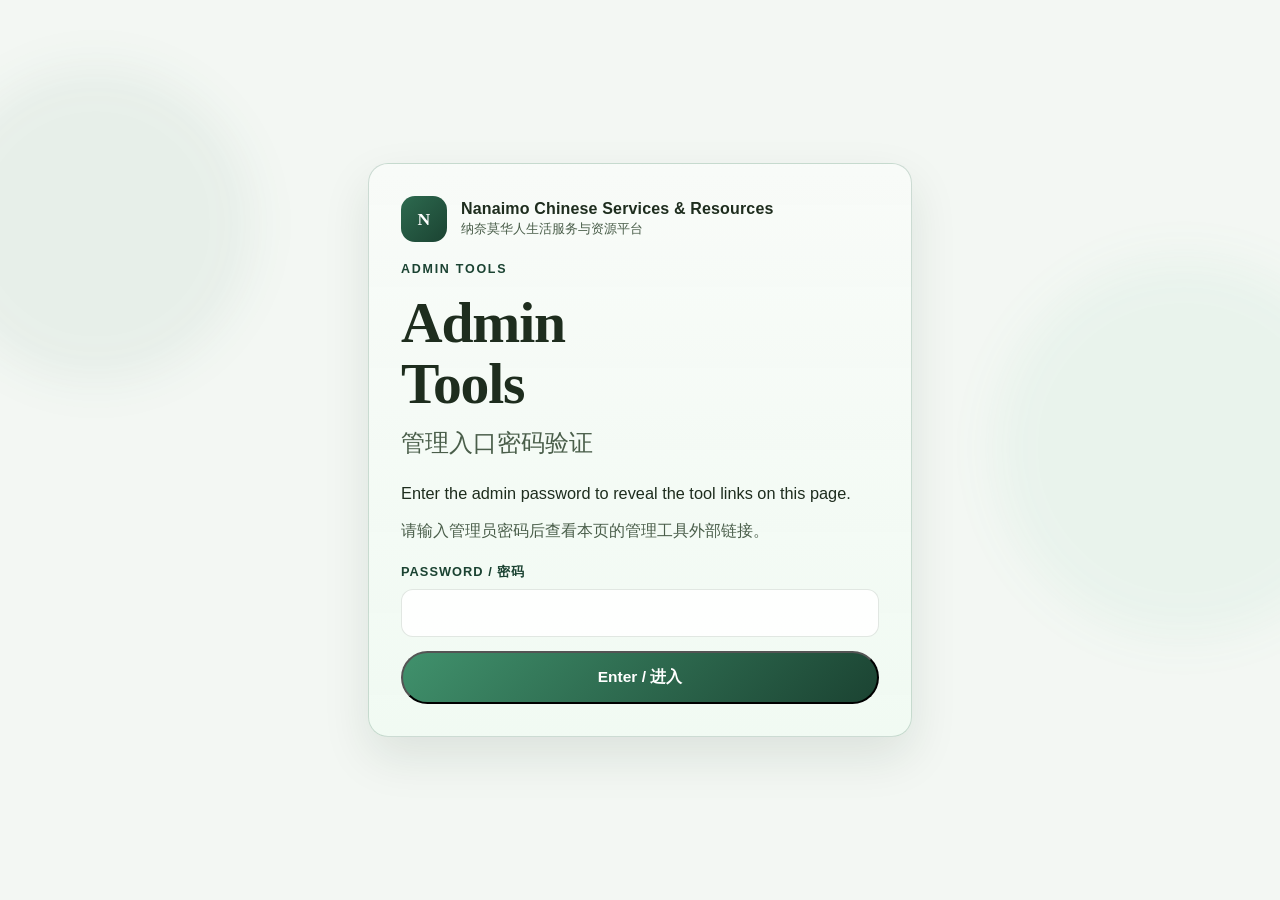
<file: admin-tools/index.html>
<!DOCTYPE html>
<html lang="en">
  <head>
    <meta charset="UTF-8" />
    <meta name="viewport" content="width=device-width, initial-scale=1.0" />
    <meta
      name="description"
      content="Admin tools links for Nanaimo Chinese Services & Resources."
    />
    <title>Admin Tools | Nanaimo Chinese Services &amp; Resources</title>
    <link rel="preconnect" href="/" />
    <link rel="stylesheet" href="../styles.css" />
  </head>
  <body class="admin-auth-page">
    <div class="page-backdrop" aria-hidden="true">
      <div class="backdrop-orb backdrop-orb-a"></div>
      <div class="backdrop-orb backdrop-orb-b"></div>
    </div>

    <section class="admin-auth-shell" id="admin-auth-shell">
      <div class="admin-auth-card">
        <a class="brand admin-auth-brand" href="/" aria-label="Nanaimo Chinese Services & Resources home">
          <span class="brand-mark">N</span>
          <span class="brand-copy">
            <strong>Nanaimo Chinese Services &amp; Resources</strong>
            <small>纳奈莫华人生活服务与资源平台</small>
          </span>
        </a>

        <div class="section-heading providers-heading admin-auth-heading">
          <p class="eyebrow">Admin Tools</p>
          <h1 class="providers-title">Admin Tools</h1>
          <p class="headline-secondary" lang="zh-Hans">管理入口密码验证</p>
        </div>

        <div class="providers-intro">
          <p class="primary-copy">
            Enter the admin password to reveal the tool links on this page.
          </p>
          <p class="secondary-copy" lang="zh-Hans">
            请输入管理员密码后查看本页的管理工具外部链接。
          </p>
        </div>

        <form
          class="admin-auth-form"
          id="admin-auth-form"
          novalidate
        >
          <label class="providers-field" for="admin-password">
            <span class="providers-field-label">Password / 密码</span>
            <input
              class="providers-input admin-auth-input"
              id="admin-password"
              name="password"
              type="password"
              inputmode="numeric"
              autocomplete="off"
              pattern="246810"
              maxlength="6"
              placeholder=" "
              required
            />
          </label>
          <button
            class="button button-primary admin-auth-button"
            id="admin-auth-button"
            type="submit"
          >
            Enter / 进入
          </button>
          <p class="admin-auth-error" id="admin-auth-error" role="alert" aria-live="polite">
            Incorrect password. Please try again. / 密码错误，请重试。
          </p>
        </form>
      </div>
    </section>

    <div id="admin-tools-content">
      <header class="site-header">
        <div class="container header-row">
          <a class="brand" href="/" aria-label="Nanaimo Chinese Services & Resources home">
            <span class="brand-mark">N</span>
            <span class="brand-copy">
              <strong>Nanaimo Chinese Services &amp; Resources</strong>
              <small>纳奈莫华人生活服务与资源平台</small>
            </span>
          </a>

          <nav class="site-nav" aria-label="Primary">
            <a href="/">Home / 首页</a>
            <a href="/service-providers/">Service Providers / 服务提供者</a>
            <a href="/service-requests/">Service Requests / 服务需求</a>
            <a href="/promotion-qr/">Promotion QR / 宣传二维码</a>
            <a class="is-active" href="/admin-tools/">Admin Tools / 管理入口</a>
          </nav>
        </div>
      </header>

      <main class="providers-page admin-tools-page">
        <section class="section is-visible">
          <div class="container">
            <div class="providers-hero contact-card">
              <div class="section-heading providers-heading">
                <p class="eyebrow">Admin Tools</p>
                <h1 class="providers-title">Admin Tools</h1>
                <p class="headline-secondary" lang="zh-Hans">管理入口</p>
              </div>

              <div class="providers-intro">
                <p class="primary-copy">
                  External-only admin shortcuts for editing database sheets, Google Drive access,
                  and promotion sharing.
                </p>
                <p class="secondary-copy" lang="zh-Hans">
                  这里集中放置管理员常用的外部快捷入口，用于编辑数据库表、打开 Google Drive 与宣传二维码页面。
                </p>
              </div>

              <div class="trust-panel admin-tools-summary">
                <p class="trust-label">Admin Access Note</p>
                <p class="trust-title">
                  Link-only page. Simple front-end password gate only. No backend change.
                </p>
              </div>
            </div>
          </div>
        </section>

        <section class="section is-visible providers-results-section">
          <div class="container">
            <div class="provider-grid admin-tools-grid">
              <article class="provider-card admin-tool-card">
                <div class="card-heading">
                  <h2>Edit Service Providers Database</h2>
                  <p class="secondary-heading" lang="zh-Hans">编辑服务商数据库</p>
                </div>
                <p class="primary-copy">
                  Open the lightweight provider admin editor to manage provider records on webpages.
                </p>
                <p class="secondary-copy" lang="zh-Hans">
                  打开轻量服务商网页管理页，在网页中编辑与管理服务商资料。
                </p>
                <div class="provider-card-actions admin-tool-actions">
                  <a
                    class="button button-primary"
                    href="/provider-admin/"
                    >Open Link / 打开链接</a
                  >
                </div>
              </article>

              <article class="provider-card admin-tool-card">
                <div class="card-heading">
                  <h2>Edit Service Requests Database</h2>
                  <p class="secondary-heading" lang="zh-Hans">编辑服务需求数据库</p>
                </div>
                <p class="primary-copy">
                  Open the Google Sheet used to edit and manage service request database records.
                </p>
                <p class="secondary-copy" lang="zh-Hans">
                  打开服务需求数据库 Google Sheet，用于编辑与管理服务需求记录。
                </p>
                <div class="provider-card-actions admin-tool-actions">
                  <a
                    class="button button-primary"
                    href="https://docs.google.com/spreadsheets/d/1Zu6P4UTVcTYNhE8zOSzHBx7aERT6mUTU4gJunyysaWU/edit?gid=1727764972#gid=1727764972"
                    target="_blank"
                    rel="noreferrer"
                    >Open Link / 打开链接</a
                  >
                </div>
              </article>

              <article class="provider-card admin-tool-card">
                <div class="card-heading">
                  <h2>Google Drive Folder</h2>
                  <p class="secondary-heading" lang="zh-Hans">Google Drive 文件夹</p>
                </div>
                <p class="primary-copy">
                  Open the official Google Drive folder used for database-related files and admin
                  management access.
                </p>
                <p class="secondary-copy" lang="zh-Hans">
                  打开正式 Google Drive 文件夹，用于数据库相关文件与管理员管理入口访问。
                </p>
                <div class="provider-card-actions admin-tool-actions">
                  <a
                    class="button button-primary"
                    href="https://drive.google.com/drive/u/0/folders/1dLtZgtrhc84J9BvAB3p-iekBKGyoY1Gq"
                    target="_blank"
                    rel="noreferrer"
                    >Open Link / 打开链接</a
                  >
                </div>
              </article>

              <article class="provider-card admin-tool-card">
                <div class="card-heading">
                  <h2>Promotion QR Page</h2>
                  <p class="secondary-heading" lang="zh-Hans">宣传二维码页面</p>
                </div>
                <p class="primary-copy">
                  Open the live QR page for sharing the platform with groups, partners, and the
                  public.
                </p>
                <p class="secondary-copy" lang="zh-Hans">
                  打开线上宣传二维码页面，便于向群组、合作方或公众分享平台。
                </p>
                <div class="provider-card-actions admin-tool-actions">
                  <a
                    class="button button-primary"
                    href="https://nanaimochinese-resource.netlify.app/promotion-qr/"
                    target="_blank"
                    rel="noreferrer"
                    >Open Link / 打开链接</a
                  >
                </div>
              </article>
            </div>
          </div>
        </section>
      </main>

      <footer class="site-footer">
        <div class="container footer-row">
          <div>
            <strong>Nanaimo Chinese Services &amp; Resources</strong>
            <p class="secondary-copy" lang="zh-Hans">简洁、清晰、便于维护的双语信息页面。</p>
          </div>
          <div class="footer-contact">
            <p class="footer-note">For community information and coordination support.</p>
            <a class="footer-email" href="mailto:nachinesehub@gmail.com">nachinesehub@gmail.com</a>
          </div>
        </div>
      </footer>
    </div>
  </body>
</html>
</file>
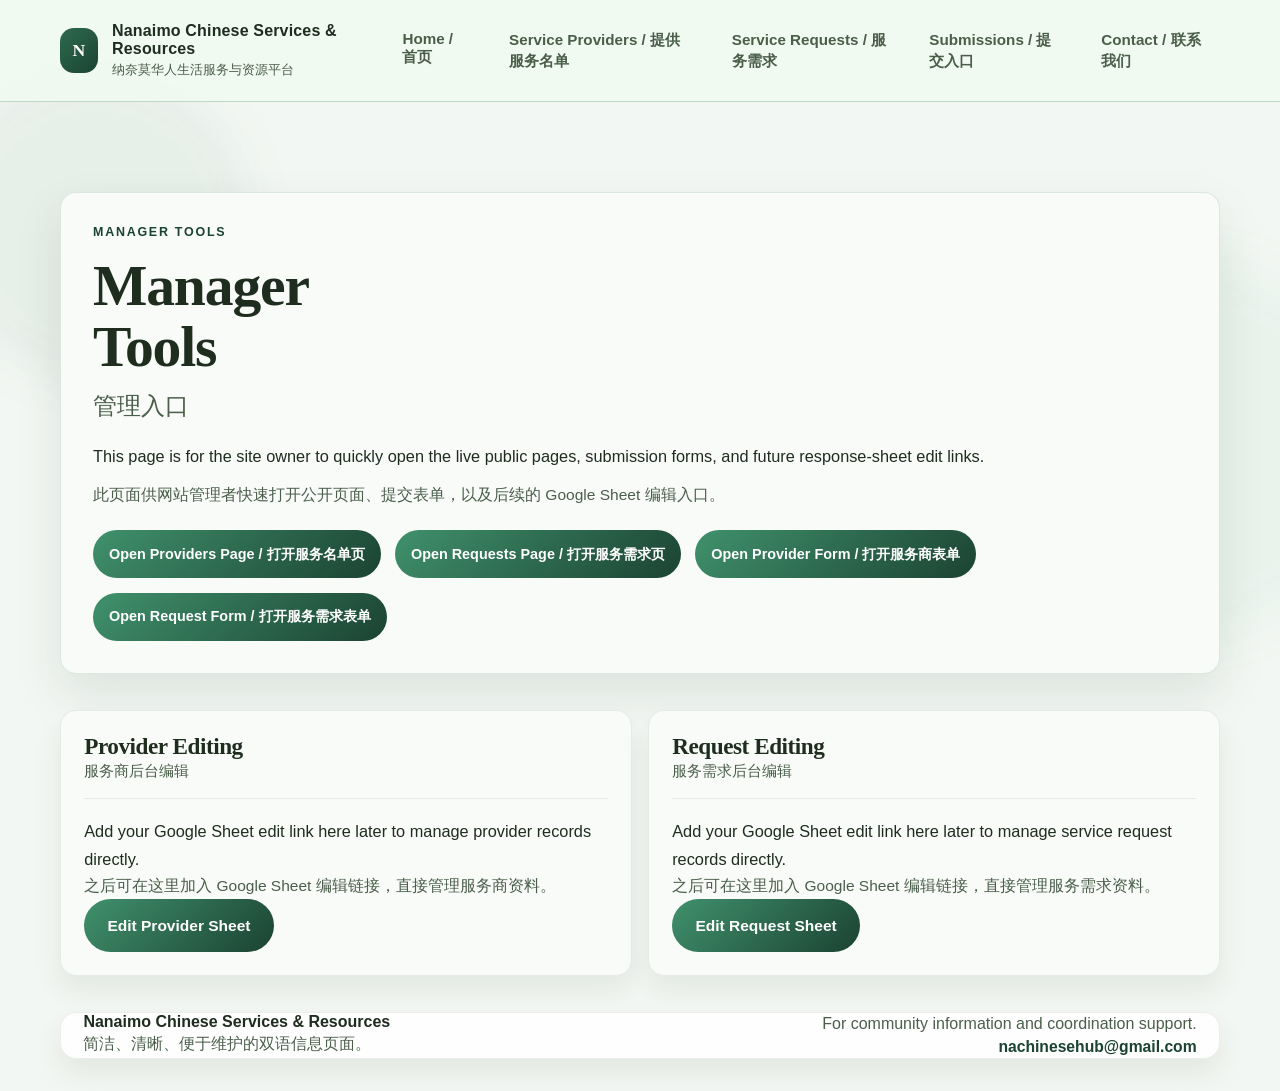
<file: manager-tools/index.html>
<!DOCTYPE html>
<html lang="en">
  <head>
    <meta charset="UTF-8" />
    <meta name="viewport" content="width=device-width, initial-scale=1.0" />
    <meta
      name="description"
      content="Private manager tools for Nanaimo Chinese Services & Resources."
    />
    <title>Manager Tools | Nanaimo Chinese Services & Resources</title>
    <link rel="preconnect" href="/" />
    <link rel="stylesheet" href="../styles.css" />
  </head>
  <body>
    <div class="page-backdrop" aria-hidden="true">
      <div class="backdrop-orb backdrop-orb-a"></div>
      <div class="backdrop-orb backdrop-orb-b"></div>
    </div>

    <header class="site-header">
      <div class="container header-row">
        <a class="brand" href="/" aria-label="Nanaimo Chinese Services & Resources home">
          <span class="brand-mark">N</span>
          <span class="brand-copy">
            <strong>Nanaimo Chinese Services &amp; Resources</strong>
            <small>纳奈莫华人生活服务与资源平台</small>
          </span>
        </a>

        <nav class="site-nav" aria-label="Primary">
          <a href="/">Home / 首页</a>
          <a href="/service-providers/">Service Providers / 提供服务名单</a>
          <a href="/service-requests/">Service Requests / 服务需求</a>
          <a href="/#submissions">Submissions / 提交入口</a>
          <a href="/#contact">Contact / 联系我们</a>
        </nav>
      </div>
    </header>

    <main class="providers-page">
      <section class="section is-visible">
        <div class="container">
          <div class="providers-hero contact-card">
            <div class="section-heading providers-heading">
              <p class="eyebrow">Manager Tools</p>
              <h1 class="providers-title">Manager Tools</h1>
              <p class="headline-secondary" lang="zh-Hans">管理入口</p>
            </div>

            <div class="providers-intro">
              <p class="primary-copy">
                This page is for the site owner to quickly open the live public pages, submission
                forms, and future response-sheet edit links.
              </p>
              <p class="secondary-copy" lang="zh-Hans">
                此页面供网站管理者快速打开公开页面、提交表单，以及后续的 Google Sheet 编辑入口。
              </p>
            </div>

            <div class="directory-actions">
              <a class="button button-secondary" href="/service-providers/">Open Providers Page / 打开服务名单页</a>
              <a class="button button-secondary" href="/service-requests/">Open Requests Page / 打开服务需求页</a>
              <a
                class="button button-primary"
                href="https://docs.google.com/forms/d/e/1FAIpQLSenpCoMAR4kL7M_tH0TVUgy8qaiA0spse7bPrswfjRO3h35vA/viewform?usp=publish-editor"
                target="_blank"
                rel="noreferrer"
                >Open Provider Form / 打开服务商表单</a
              >
              <a
                class="button button-primary"
                href="https://docs.google.com/forms/d/e/1FAIpQLSd9COadAJnwgEYyyNe2CblvAUmUkQJt1LCI4v3Ouk1LwQe2uQ/viewform?usp=publish-editor"
                target="_blank"
                rel="noreferrer"
                >Open Request Form / 打开服务需求表单</a
              >
            </div>
          </div>
        </div>
      </section>

      <section class="section is-visible providers-results-section">
        <div class="container">
          <div class="provider-grid">
            <article class="provider-card">
              <div class="card-heading">
                <h2>Provider Editing</h2>
                <p class="secondary-heading" lang="zh-Hans">服务商后台编辑</p>
              </div>
              <p class="primary-copy">
                Add your Google Sheet edit link here later to manage provider records directly.
              </p>
              <p class="secondary-copy" lang="zh-Hans">
                之后可在这里加入 Google Sheet 编辑链接，直接管理服务商资料。
              </p>
              <a
                class="button button-primary"
                href="https://docs.google.com/spreadsheets/d/1puzAl33N1f1cCm-6gfHuOXug5fclP87TDBaOYt18seA/edit?resourcekey=&gid=658414858#gid=658414858"
                target="_blank"
                rel="noreferrer"
                >Edit Provider Sheet</a
              >
            </article>

            <article class="provider-card">
              <div class="card-heading">
                <h2>Request Editing</h2>
                <p class="secondary-heading" lang="zh-Hans">服务需求后台编辑</p>
              </div>
              <p class="primary-copy">
                Add your Google Sheet edit link here later to manage service request records
                directly.
              </p>
              <p class="secondary-copy" lang="zh-Hans">
                之后可在这里加入 Google Sheet 编辑链接，直接管理服务需求资料。
              </p>
              <a
                class="button button-primary"
                href="https://docs.google.com/spreadsheets/d/1Zu6P4UTVcTYNhE8zOSzHBx7aERT6mUTU4gJunyysaWU/edit?gid=1727764972#gid=1727764972"
                target="_blank"
                rel="noreferrer"
                >Edit Request Sheet</a
              >
            </article>
          </div>
        </div>
      </section>
    </main>

    <footer class="site-footer">
      <div class="container footer-row">
        <div>
          <strong>Nanaimo Chinese Services &amp; Resources</strong>
          <p class="secondary-copy" lang="zh-Hans">简洁、清晰、便于维护的双语信息页面。</p>
        </div>
        <div class="footer-contact">
          <p class="footer-note">For community information and coordination support.</p>
          <a class="footer-email" href="mailto:nachinesehub@gmail.com">nachinesehub@gmail.com</a>
        </div>
      </div>
    </footer>
  </body>
</html>
</file>
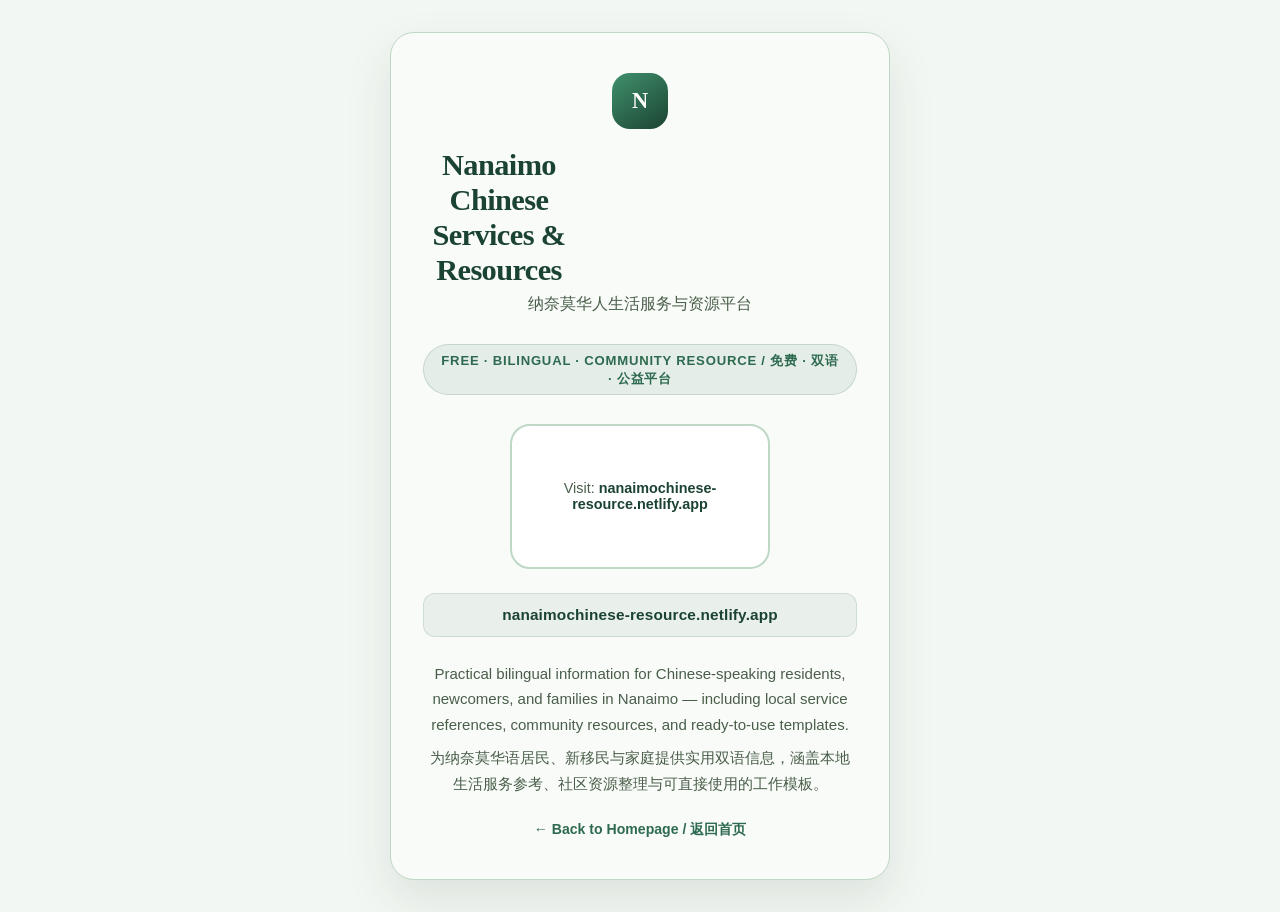
<file: promotion-qr/index.html>
<!DOCTYPE html>
<html lang="en">
  <head>
    <meta charset="UTF-8" />
    <meta name="viewport" content="width=device-width, initial-scale=1.0" />
    <meta
      name="description"
      content="Scan or share the QR code for Nanaimo Chinese Services & Resources — a bilingual community resource platform for Chinese-speaking residents in Nanaimo."
    />
    <title>Promotion QR / 宣传二维码 — Nanaimo Chinese Services &amp; Resources</title>
    <link rel="stylesheet" href="../styles.css" />
  </head>
  <body class="qr-page">
    <div class="qr-page-shell">

      <!-- Logo mark -->
      <div class="qr-page-logo" aria-hidden="true">N</div>

      <!-- Title -->
      <h1 class="qr-page-title">
        Nanaimo Chinese<br />Services &amp; Resources
      </h1>
      <p class="qr-page-subtitle" lang="zh-Hans">纳奈莫华人生活服务与资源平台</p>

      <!-- Community tagline -->
      <span class="qr-page-tagline">Free · Bilingual · Community Resource / 免费 · 双语 · 公益平台</span>

      <!-- QR code block -->
      <div class="qr-page-code-block" id="qr-container">
        <!--
          QR code image — generated from the site URL.
          Uses QRServer API to generate the QR code.
          Falls back to a text URL if image fails to load.
        -->
        <img
          id="qr-img"
          alt="QR Code for Nanaimo Chinese Services & Resources"
          width="220"
          height="220"
        />
        <noscript>
          <p style="font-size:0.88rem;color:#4a5e4a;margin-top:0.8rem;">
            Scan with your phone camera or visit the URL below.
          </p>
        </noscript>
      </div>

      <!-- URL display -->
      <p class="qr-page-url" id="qr-url">nanaimochinese-resource.netlify.app</p>

      <!-- Description -->
      <p class="qr-page-desc">
        Practical bilingual information for Chinese-speaking residents,
        newcomers, and families in Nanaimo — including local service references,
        community resources, and ready-to-use templates.
      </p>
      <p class="qr-page-desc" lang="zh-Hans">
        为纳奈莫华语居民、新移民与家庭提供实用双语信息，涵盖本地生活服务参考、社区资源整理与可直接使用的工作模板。
      </p>

      <!-- Back link -->
      <a class="qr-page-back" href="/">← Back to Homepage / 返回首页</a>
    </div>

    <script>
      (function () {
        // Build the QR code using QRServer API
        var siteUrl = 'https://nanaimochinese-resource.netlify.app';
        var urlDisplay = siteUrl.replace(/^https?:\/\//, '');
        var qrImg = document.getElementById('qr-img');
        var qrUrl = document.getElementById('qr-url');

        if (qrUrl) {
          qrUrl.textContent = urlDisplay;
        }

        if (qrImg) {
          var encoded = encodeURIComponent(siteUrl);
          qrImg.src =
            'https://api.qrserver.com/v1/create-qr-code/?size=440x440&data=' +
            encoded;
          qrImg.onerror = function () {
            // Fallback: show text if image fails
            var container = document.getElementById('qr-container');
            if (container) {
              container.innerHTML =
                '<p style="font-size:0.9rem;color:#4a5e4a;padding:1rem 0;">' +
                'Visit: <strong style="color:#1b4332;">' + urlDisplay + '</strong></p>';
            }
          };
        }

        // Wire up the back link to use actual origin
        var backLink = document.querySelector('.qr-page-back');
        if (backLink) {
          backLink.href = siteUrl + '/';
        }
      })();
    </script>
  </body>
</html>
</file>
<file: styles.css>
:root {
  --bg: #f3f7f3;
  --bg-soft: #f8fbf8;
  --surface: #f8fbf8;
  --surface-accent: rgba(240, 250, 240, 0.94);
  --text: #1e2d1e;
  --muted: #4a5e4a;
  --line: rgba(45, 106, 79, 0.14);
  --line-strong: rgba(45, 106, 79, 0.22);
  --accent: #2d6a4f;
  --accent-deep: #1b4332;
  --accent-soft: rgba(45, 106, 79, 0.12);
  --shadow: 0 20px 48px rgba(20, 50, 30, 0.1);
  --shadow-soft: 0 14px 28px rgba(20, 50, 30, 0.08);
  --radius-xl: 16px;
  --radius-lg: 16px;
  --radius-md: 16px;
  --container: min(1160px, calc(100% - 2rem));
  --font-display: Georgia, "Times New Roman", serif;
  --font-sans: "Segoe UI", "Helvetica Neue", Arial, "PingFang SC",
    "Microsoft YaHei", sans-serif;
}

*,
*::before,
*::after {
  box-sizing: border-box;
}

html {
  font-size: 16px;
  scroll-behavior: smooth;
}

body {
  margin: 0;
  font-family: var(--font-sans);
  color: var(--text);
  background: #f3f7f3;
  min-height: 100vh;
}

a {
  color: inherit;
  text-decoration: none;
}

img {
  max-width: 100%;
}

.page-backdrop {
  inset: 0;
  overflow: hidden;
  pointer-events: none;
  position: fixed;
  z-index: -1;
}

.backdrop-orb {
  border-radius: 999px;
  filter: blur(24px);
  opacity: 0.55;
  position: absolute;
}

.backdrop-orb-a {
  background: rgba(45, 106, 79, 0.1);
  height: 20rem;
  left: -4rem;
  top: 4rem;
  width: 20rem;
}

.backdrop-orb-b {
  background: rgba(82, 183, 136, 0.1);
  height: 24rem;
  right: -6rem;
  top: 16rem;
  width: 24rem;
}

.container {
  margin: 0 auto;
  width: var(--container);
}

.site-header {
  backdrop-filter: blur(14px);
  background: rgba(240, 250, 240, 0.92);
  border-bottom: 1px solid #bfd8c5;
  position: sticky;
  top: 0;
  z-index: 10;
}

.header-row,
.footer-row {
  align-items: center;
  display: flex;
  gap: 1rem;
  justify-content: space-between;
  padding: 1.1rem 0;
}

.brand {
  align-items: center;
  display: inline-flex;
  gap: 0.9rem;
}

.brand-mark {
  align-items: center;
  background: linear-gradient(135deg, #2d6a4f, #1b4332);
  border-radius: 14px;
  color: #fff;
  display: inline-flex;
  font-family: var(--font-display);
  font-size: 1.1rem;
  font-weight: 700;
  height: 2.85rem;
  justify-content: center;
  width: 2.85rem;
}

.brand-copy {
  display: flex;
  flex-direction: column;
  gap: 0.16rem;
}

.brand-copy strong {
  font-size: 1rem;
  letter-spacing: 0.01em;
}

.brand-copy small {
  color: var(--muted);
  font-size: 0.82rem;
}

.site-nav {
  display: inline-flex;
  gap: 0.45rem;
}

.site-nav a {
  border-radius: 999px;
  color: var(--muted);
  font-size: 0.95rem;
  font-weight: 600;
  padding: 0.75rem 1rem;
  transition: background-color 160ms ease, color 160ms ease, transform 160ms ease;
}

.site-nav a:hover,
.site-nav a.is-active {
  background: #cfe8d5;
  color: var(--accent-deep);
  transform: translateY(-1px);
}

.section {
  opacity: 0;
  padding: 5.6rem 0;
  transform: translateY(24px);
  transition: opacity 500ms ease, transform 500ms ease;
}

.section.is-visible {
  opacity: 1;
  transform: translateY(0);
}

.hero {
  padding-top: 6.4rem;
}

.hero-grid {
  align-items: stretch;
  display: grid;
  gap: 1.5rem;
  grid-template-columns: minmax(0, 1.14fr) minmax(320px, 0.86fr);
}

.hero-copy,
.hero-panel,
.service-card,
.template-card,
.contact-card {
  background: var(--bg-soft);
  border: 1px solid var(--line);
  border-radius: var(--radius-xl);
  box-shadow: var(--shadow);
}

.hero-copy {
  padding: 3rem;
  position: relative;
}

.hero-panel {
  background: linear-gradient(180deg, rgba(255, 255, 255, 0.94), rgba(240, 250, 242, 0.92));
  padding: 1.5rem;
}

.eyebrow {
  color: var(--accent-deep);
  font-size: 0.78rem;
  font-weight: 700;
  letter-spacing: 0.14em;
  margin: 0 0 1rem;
  text-transform: uppercase;
}

h1,
h2,
h3 {
  font-family: var(--font-display);
  letter-spacing: -0.02em;
  line-height: 1.06;
  margin: 0;
}

h1 {
  font-size: clamp(3rem, 6vw, 4.7rem);
  max-width: 10ch;
  text-wrap: balance;
}

.headline-secondary {
  color: var(--muted);
  font-size: clamp(1.16rem, 2vw, 1.5rem);
  margin: 0.8rem 0 0;
}

.intro-block,
.stack {
  display: grid;
  gap: 0.85rem;
}

.intro-block {
  margin-top: 1.4rem;
  max-width: 60ch;
}

.primary-copy,
.secondary-copy,
.secondary-heading {
  margin: 0;
}

.primary-copy {
  color: var(--text);
  font-size: 1.02rem;
  line-height: 1.72;
}

.secondary-copy,
.secondary-heading {
  color: var(--muted);
  line-height: 1.7;
}

.secondary-copy {
  font-size: 0.97rem;
}

.secondary-heading {
  font-size: 0.93rem;
}

.hero-badges {
  display: flex;
  flex-wrap: wrap;
  gap: 0.7rem;
  margin-bottom: 1.2rem;
}

.hero-badge {
  align-items: center;
  background: rgba(45, 106, 79, 0.1);
  border: 1px solid rgba(45, 106, 79, 0.12);
  border-radius: 999px;
  color: var(--accent-deep);
  display: inline-flex;
  font-size: 0.8rem;
  font-weight: 700;
  letter-spacing: 0.08em;
  min-height: 2.1rem;
  padding: 0 0.9rem;
  text-transform: uppercase;
}

.hero-badge-soft {
  background: rgba(255, 255, 255, 0.78);
  border-color: rgba(20, 60, 30, 0.08);
  color: var(--text);
}

.trust-panel {
  background: linear-gradient(180deg, rgba(255, 255, 255, 0.96), rgba(240, 250, 242, 0.92));
  border: 1px solid var(--line-strong);
  border-radius: 16px;
  box-shadow: var(--shadow-soft);
  margin-top: 1.6rem;
  padding: 1.15rem 1.2rem;
}

.install-card {
  background: linear-gradient(180deg, rgba(255, 255, 255, 0.96), rgba(242, 250, 244, 0.94));
  border: 1px solid rgba(45, 106, 79, 0.14);
  border-radius: 14px;
  box-shadow: var(--shadow-soft);
  display: grid;
  gap: 0.55rem;
  margin-top: 1.25rem;
  padding: 1rem 1.05rem;
}

.install-title {
  color: var(--accent-deep);
  font-size: 1rem;
  font-weight: 700;
  margin: 0;
}

.install-title-en {
  margin-top: 0.35rem;
}

.install-step strong {
  color: var(--text);
}

.trust-label,
.hero-contact-label,
.contact-panel-label {
  color: var(--accent-deep);
  font-size: 0.78rem;
  font-weight: 700;
  letter-spacing: 0.14em;
  margin: 0;
  text-transform: uppercase;
}

.trust-title {
  color: var(--text);
  font-size: 1.08rem;
  font-weight: 700;
  line-height: 1.5;
  margin: 0.35rem 0 0;
}

.trust-copy {
  margin-top: 0.55rem;
}

.hero-actions {
  display: flex;
  flex-wrap: wrap;
  gap: 0.9rem;
  margin-top: 1.9rem;
}

.button {
  align-items: center;
  border-radius: 999px;
  display: inline-flex;
  font-size: 0.97rem;
  font-weight: 700;
  justify-content: center;
  min-height: 3.3rem;
  padding: 0 1.45rem;
  transition: transform 160ms ease, box-shadow 160ms ease, background-color 160ms ease;
}

.button:hover {
  box-shadow: 0 14px 26px rgba(45, 106, 79, 0.22);
  transform: translateY(-1px);
}

.button-primary,
.button-secondary {
  background: linear-gradient(135deg, #40916c, #1b4332);
  color: #fff;
}

.hero-contact {
  align-items: center;
  background: rgba(45, 106, 79, 0.06);
  border: 1px solid rgba(45, 106, 79, 0.12);
  border-radius: 16px;
  display: inline-flex;
  flex-wrap: wrap;
  gap: 0.75rem;
  margin-top: 1.35rem;
  padding: 0.95rem 1rem;
}

.hero-contact-link,
.contact-email,
.footer-email {
  color: var(--accent-deep);
  font-weight: 700;
}

.hero-contact-link {
  font-size: 1.02rem;
}

.panel-kicker {
  color: var(--muted);
  font-size: 0.88rem;
  font-weight: 600;
  margin-bottom: 1rem;
}

.feature-grid,
.service-grid,
.template-grid {
  display: grid;
  gap: 1rem;
}

.feature-card {
  background: var(--surface);
  border: 1px solid rgba(20, 60, 30, 0.08);
  border-radius: 16px;
  box-shadow: var(--shadow-soft);
  padding: 1.35rem;
}

.feature-card h2,
.section-heading h2 {
  font-size: clamp(1.9rem, 3vw, 2.55rem);
}

.feature-card h2 {
  font-size: 1.24rem;
  margin-bottom: 0.28rem;
}

.section-heading {
  margin-bottom: 1.95rem;
  max-width: 44rem;
}

.service-grid {
  gap: 1.15rem;
  grid-template-columns: repeat(2, minmax(0, 1fr));
}

.service-card {
  padding: 1.7rem;
}

.service-card-accent {
  background: linear-gradient(180deg, rgba(240, 250, 242, 0.96), rgba(255, 255, 255, 0.9));
}

.card-heading {
  border-bottom: 1px solid rgba(20, 60, 30, 0.08);
  margin-bottom: 1.1rem;
  padding-bottom: 0.9rem;
}

.card-heading h3 {
  font-size: 1.28rem;
}

.template-intro {
  margin-bottom: 1.55rem;
  max-width: 42rem;
}

.template-grid {
  gap: 1.15rem;
  grid-template-columns: repeat(3, minmax(0, 1fr));
}

.template-card {
  padding: 1.65rem;
  position: relative;
}

.template-index {
  color: var(--accent);
  display: inline-block;
  font-size: 0.8rem;
  font-weight: 700;
  letter-spacing: 0.12em;
  margin-bottom: 1rem;
}

.template-card h3 {
  font-size: 1.25rem;
  margin-bottom: 0.45rem;
}

.template-link {
  align-items: center;
  border-radius: 999px;
  display: inline-flex;
  font-size: 0.94rem;
  font-weight: 700;
  margin: 1rem 0 0.6rem;
  min-height: 2.8rem;
  padding: 0 1rem;
}

.template-link-active {
  background: rgba(45, 106, 79, 0.12);
  color: var(--accent-deep);
}

.template-link-disabled {
  background: rgba(20, 60, 30, 0.06);
  color: var(--muted);
}

.contact-card {
  padding: 2rem;
}

.providers-page .section {
  padding-bottom: 2.25rem;
}

.directory-page .section {
  padding: 1.25rem 0 2rem;
}

.providers-hero {
  padding: 2rem;
}

.providers-heading {
  margin-bottom: 1.3rem;
}

.providers-title {
  font-size: clamp(2.4rem, 5vw, 3.6rem);
}

.directory-page .providers-title {
  font-size: clamp(1.7rem, 3vw, 2.3rem);
}

.directory-header {
  margin-bottom: 0.9rem;
}

.directory-summary {
  color: var(--muted);
  font-size: 0.96rem;
  line-height: 1.55;
  margin: 0.45rem 0 0;
}

.providers-intro {
  display: grid;
  gap: 0.7rem;
  max-width: 56rem;
}

.providers-toolbar {
  display: grid;
  gap: 1rem;
  grid-template-columns: minmax(0, 1.2fr) minmax(220px, 0.55fr);
  margin-top: 1.5rem;
}

.providers-field {
  display: grid;
  gap: 0.45rem;
}

.providers-field-label {
  color: var(--accent-deep);
  font-size: 0.8rem;
  font-weight: 700;
  letter-spacing: 0.08em;
  text-transform: uppercase;
}

.providers-input {
  background: rgba(255, 255, 255, 0.9);
  border: 1px solid rgba(20, 60, 30, 0.12);
  border-radius: 12px;
  color: var(--text);
  font: inherit;
  min-height: 3rem;
  padding: 0.8rem 0.95rem;
}

.providers-status {
  margin-top: 0.8rem;
}

.directory-actions {
  display: flex;
  flex-wrap: wrap;
  gap: 0.9rem;
  margin-top: 1.4rem;
}

.directory-actions .button {
  font-size: 0.9rem;
  min-height: 3rem;
  padding: 0.55rem 1rem;
}

.providers-results-section {
  padding-top: 0;
}

.directory-page .providers-results-section {
  padding-top: 1.1rem;
}

.provider-grid {
  display: grid;
  gap: 1rem;
  grid-template-columns: repeat(2, minmax(0, 1fr));
}

.provider-card {
  background: var(--surface);
  border: 1px solid rgba(20, 60, 30, 0.08);
  border-radius: 16px;
  box-shadow: var(--shadow-soft);
  padding: 1.45rem;
}

.provider-card h2 {
  font-size: 1.45rem;
}

.provider-meta {
  display: grid;
  gap: 0.65rem;
}

.provider-meta p {
  align-items: start;
  display: grid;
  gap: 0.2rem;
  margin: 0;
}

.provider-meta strong {
  color: var(--muted);
  font-size: 0.82rem;
  letter-spacing: 0.04em;
  text-transform: uppercase;
}

.provider-description {
  margin-top: 1rem;
}

.provider-card-actions {
  margin-top: 1rem;
}

.admin-tools-summary {
  margin-top: 1.4rem;
}

.admin-auth-page {
  min-height: 100vh;
}

.admin-auth-shell {
  align-items: center;
  display: flex;
  justify-content: center;
  min-height: 100vh;
  padding: 1.5rem;
}

.admin-auth-card {
  background: linear-gradient(180deg, rgba(248, 251, 248, 0.97), rgba(240, 250, 242, 0.94));
  border: 1px solid var(--line-strong);
  border-radius: 20px;
  box-shadow: var(--shadow);
  display: grid;
  gap: 1.25rem;
  max-width: 34rem;
  padding: 2rem;
  width: min(100%, 34rem);
}

.admin-auth-brand {
  justify-self: start;
}

.admin-auth-heading {
  margin-bottom: 0;
}

.admin-auth-form {
  display: grid;
  gap: 0.9rem;
}

.admin-auth-input::placeholder {
  color: transparent;
}

.admin-auth-input {
  font-size: 1rem;
}

.admin-auth-button {
  width: 100%;
}

.admin-auth-error {
  color: #b42318;
  display: none;
  font-size: 0.94rem;
  font-weight: 700;
  line-height: 1.5;
  margin: 0;
  min-height: 1.5rem;
}

#admin-tools-content {
  display: none;
}

body:has(#admin-password:not(:placeholder-shown):invalid) .admin-auth-error {
  display: block;
}

body:has(#admin-password:valid) #admin-auth-shell {
  display: none;
}

body:has(#admin-password:valid) #admin-tools-content {
  display: block;
}

.admin-tools-grid {
  align-items: stretch;
}

.admin-tool-card {
  display: flex;
  flex-direction: column;
}

.admin-tool-actions {
  margin-top: auto;
  padding-top: 1rem;
}

.admin-tool-actions .button,
.admin-tool-actions .template-link {
  width: 100%;
}

.provider-feedback-button {
  min-height: 2.95rem;
}

.provider-feedback-summary {
  background: rgba(240, 250, 240, 0.5);
  border: 1px solid var(--line);
  border-radius: 14px;
  margin-top: 1rem;
  padding: 1rem;
}

.provider-feedback-summary-title {
  color: var(--accent-deep);
  font-size: 0.95rem;
  font-weight: 700;
  margin: 0 0 0.85rem;
}

.provider-feedback-records {
  margin: 1rem 0 1.2rem;
}

.provider-feedback-records-header {
  margin-bottom: 1rem;
}

.request-card-heading {
  align-items: start;
  display: flex;
  gap: 1rem;
  justify-content: space-between;
}

.request-status-badge {
  border: 1px solid var(--line);
  border-radius: 999px;
  font-size: 0.8rem;
  font-weight: 700;
  line-height: 1.2;
  padding: 0.45rem 0.8rem;
  white-space: nowrap;
}

.request-status-badge.is-open {
  background: rgba(240, 250, 240, 0.92);
  color: var(--accent-deep);
}

.request-status-badge.is-in-progress {
  background: rgba(209, 236, 216, 0.9);
  color: #2d6a4f;
}

.request-status-badge.is-completed {
  background: rgba(225, 241, 225, 0.94);
  color: #2c6a35;
}

.request-feedback-summary {
  background: rgba(240, 250, 240, 0.5);
  border: 1px solid var(--line);
  border-radius: 14px;
  margin-top: 1rem;
  padding: 1rem;
}

.request-feedback-summary-title {
  color: var(--accent-deep);
  font-size: 0.95rem;
  font-weight: 700;
  margin: 0 0 0.85rem;
}

.request-feedback-meta {
  gap: 0.55rem;
}

.request-feedback-note {
  margin-top: 0.85rem;
}

.request-card-actions {
  margin-top: 1rem;
}

.request-feedback-button {
  min-height: 2.95rem;
}

.modal-open {
  overflow: hidden;
}

.request-modal[hidden] {
  display: none;
}

.request-modal {
  inset: 0;
  position: fixed;
  z-index: 30;
}

.request-modal-backdrop {
  background: rgba(30, 50, 30, 0.4);
  inset: 0;
  position: absolute;
}

.request-modal-dialog {
  background: var(--surface);
  border: 1px solid rgba(20, 60, 30, 0.08);
  border-radius: 18px;
  box-shadow: var(--shadow);
  left: 50%;
  max-height: calc(100vh - 2rem);
  max-width: min(720px, calc(100% - 1.5rem));
  overflow-y: auto;
  padding: 1.4rem;
  position: absolute;
  top: 1rem;
  transform: translateX(-50%);
  width: 100%;
}

.request-modal-close {
  background: transparent;
  border: 0;
  color: var(--muted);
  cursor: pointer;
  font-size: 1.8rem;
  line-height: 1;
  padding: 0.1rem 0.35rem;
  position: absolute;
  right: 0.9rem;
  top: 0.8rem;
}

.request-modal-heading {
  margin-bottom: 1.2rem;
}

.request-feedback-form {
  display: grid;
  gap: 1rem;
  grid-template-columns: repeat(2, minmax(0, 1fr));
}

.request-field {
  display: grid;
  gap: 0.45rem;
}

.request-field span {
  color: var(--muted);
  font-size: 0.88rem;
  font-weight: 700;
}

.request-field input,
.request-field select,
.request-field textarea {
  background: rgba(255, 255, 255, 0.9);
  border: 1px solid var(--line-strong);
  border-radius: 12px;
  color: var(--text);
  font: inherit;
  min-height: 3rem;
  padding: 0.75rem 0.9rem;
}

.request-field textarea {
  min-height: 7rem;
  resize: vertical;
}

.request-field-full {
  grid-column: 1 / -1;
}

.request-subsection {
  background: rgba(255, 255, 255, 0.78);
  border: 1px solid var(--line);
  border-radius: 14px;
  padding: 1rem;
}

.request-subsection-heading {
  display: grid;
  gap: 0.3rem;
  margin-bottom: 1rem;
}

.request-subsection-title {
  color: var(--accent-deep);
  font-size: 0.92rem;
  font-weight: 700;
  margin: 0;
}

.request-feedback-form-nested {
  grid-template-columns: repeat(2, minmax(0, 1fr));
}

.request-feedback-message {
  min-height: 1.4rem;
}

.request-feedback-actions {
  display: flex;
  gap: 0.8rem;
  grid-column: 1 / -1;
  justify-content: flex-end;
}

.request-unlisted-provider-summary {
  border-top: 1px solid var(--line);
  display: grid;
  gap: 0.85rem;
  margin-top: 1rem;
  padding-top: 1rem;
}

.detail-link {
  color: var(--accent-deep);
  font-weight: 700;
  text-decoration: none;
  word-break: break-word;
}

.detail-link:hover {
  text-decoration: underline;
}

.provider-empty {
  background: rgba(255, 255, 255, 0.82);
  border: 1px solid rgba(20, 60, 30, 0.08);
  border-radius: 16px;
  box-shadow: var(--shadow-soft);
  padding: 1.5rem;
}

.provider-admin-summary {
  margin-top: 1.4rem;
}

.provider-admin-toolbar {
  align-items: end;
}

.provider-admin-toolbar-actions {
  display: flex;
  justify-content: flex-end;
}

.provider-admin-toolbar-actions .button {
  width: 100%;
}

.provider-admin-card {
  display: flex;
  flex-direction: column;
}

.provider-admin-links {
  border-top: 1px solid rgba(20, 60, 30, 0.08);
  display: grid;
  gap: 0.35rem;
  margin-top: 1rem;
  padding-top: 1rem;
}

.provider-admin-links p {
  margin: 0;
}

.provider-admin-edit-button {
  min-height: 2.95rem;
}

.provider-admin-message {
  grid-column: 1 / -1;
}

.providers-error-detail {
  margin-top: 0.5rem;
}

.submissions-card {
  padding: 2rem;
}

.contact-heading {
  margin-bottom: 1.45rem;
}

.submissions-note {
  margin-top: 0.55rem;
}

.submission-actions {
  display: flex;
  flex-wrap: wrap;
  gap: 0.9rem;
  margin-top: 1.45rem;
}

.submission-actions .button {
  min-width: 220px;
}

.contact-grid {
  align-items: start;
  display: grid;
  gap: 1.15rem;
  grid-template-columns: minmax(0, 1.3fr) minmax(250px, 0.7fr);
}

.contact-panel {
  background: rgba(255, 255, 255, 0.82);
  border: 1px solid rgba(20, 60, 30, 0.08);
  border-radius: 16px;
  box-shadow: var(--shadow-soft);
  padding: 1.35rem;
}

.contact-email {
  display: inline-block;
  font-size: 1.1rem;
  margin-top: 0.55rem;
  word-break: break-word;
}

.share-kit-trigger-row {
  display: flex;
  justify-content: flex-end;
  margin-top: 1rem;
}

.share-kit-trigger,
.share-kit-copy-button,
.share-kit-copy-link {
  border: none;
  cursor: pointer;
  min-height: 2.8rem;
}

.share-kit-trigger {
  font-size: 0.88rem;
  min-height: 2.5rem;
  padding: 0 1rem;
}

.share-kit-panel {
  background: rgba(255, 255, 255, 0.84);
  border: 1px solid rgba(20, 60, 30, 0.08);
  border-radius: 16px;
  box-shadow: var(--shadow-soft);
  margin-top: 1rem;
  padding: 1.2rem;
}

.share-kit-header {
  align-items: start;
  display: flex;
  gap: 1rem;
  justify-content: space-between;
}

.share-kit-grid {
  display: grid;
  gap: 0.9rem;
  grid-template-columns: repeat(2, minmax(0, 1fr));
  margin-top: 1rem;
}

.share-kit-card {
  background: rgba(240, 250, 240, 0.48);
  border: 1px solid rgba(45, 106, 79, 0.14);
  border-radius: 14px;
  padding: 1rem;
}

.share-kit-card-header {
  align-items: center;
  display: flex;
  gap: 0.8rem;
  justify-content: space-between;
  margin-bottom: 0.75rem;
}

.share-kit-card-header h3 {
  font-size: 1.02rem;
  margin: 0;
}

.share-kit-message {
  background: #f8fbf8;
  border: 1px solid rgba(45, 106, 79, 0.14);
  border-radius: 12px;
  color: var(--text);
  font-family: var(--font-sans);
  font-size: 0.94rem;
  line-height: 1.6;
  min-height: 10.5rem;
  padding: 0.9rem;
  resize: vertical;
  width: 100%;
}

.site-footer {
  padding: 0 0 2rem;
}

.site-footer .container {
  background: rgba(255, 255, 255, 0.82);
  border: 1px solid rgba(20, 60, 30, 0.08);
  border-radius: 16px;
  box-shadow: var(--shadow-soft);
  padding: 0 1.4rem;
}

.footer-note {
  color: var(--muted);
  margin: 0;
  text-align: right;
}

.footer-contact {
  align-items: flex-end;
  display: flex;
  flex-direction: column;
  gap: 0.35rem;
}

.footer-email {
  font-size: 0.98rem;
}

.noscript-banner {
  background: #cfe8d5;
  color: #1b4332;
  font-size: 0.92rem;
  margin: 0 auto 2rem;
  max-width: var(--container);
  padding: 0.9rem 1rem;
}

@media (max-width: 980px) {
  .hero-grid,
  .contact-grid,
  .share-kit-grid,
  .providers-toolbar,
  .provider-grid,
  .service-grid,
  .template-grid {
    grid-template-columns: 1fr;
  }

  h1 {
    max-width: 100%;
  }

  .hero-copy {
    padding: 2.4rem;
  }
}

@media (max-width: 768px) {
  html {
    font-size: clamp(14px, 3.5vw, 16px);
  }

  .footer-row {
    gap: 0.75rem;
    padding: 0.8rem 0;
  }

  .site-header .header-row {
    align-items: flex-start;
    display: flex;
    flex-wrap: wrap;
    gap: 0.75rem;
    justify-content: flex-start;
    padding: 0.68rem 0;
  }

  .brand {
    gap: 0.7rem;
    min-width: 0;
    width: 100%;
  }

  .brand-mark {
    border-radius: 12px;
    font-size: 1rem;
    height: 2.45rem;
    width: 2.45rem;
  }

  .brand-copy strong {
    font-size: 0.93rem;
  }

  .brand-copy small {
    font-size: 0.73rem;
  }

  .site-nav {
    background: rgba(255, 255, 255, 0.9);
    border: 1px solid rgba(20, 60, 30, 0.08);
    border-radius: 14px;
    box-shadow: var(--shadow-soft);
    display: grid;
    gap: 0.4rem;
    margin-top: 0.1rem;
    padding: 0.45rem;
    width: 100%;
  }

  .site-nav a {
    border-radius: 10px;
    font-size: 0.86rem;
    min-height: 2.75rem;
    padding: 0.72rem 0.85rem;
    white-space: normal;
    width: 100%;
  }

  .section {
    padding: 3.5rem 0;
  }

  .hero {
    padding-top: 4.1rem;
  }

  h1 {
    font-size: clamp(2rem, 8vw, 2.7rem);
  }

  .feature-card h2,
  .section-heading h2,
  .providers-title {
    font-size: clamp(1.55rem, 5.8vw, 2.05rem);
  }

  .card-heading h3,
  .provider-card h2,
  .template-card h3 {
    font-size: clamp(1.15rem, 4.2vw, 1.35rem);
  }

  .headline-secondary {
    font-size: clamp(1rem, 3.8vw, 1.2rem);
    margin-top: 0.55rem;
  }

  .eyebrow,
  .trust-label,
  .hero-contact-label,
  .contact-panel-label,
  .providers-field-label {
    font-size: 0.72rem;
  }

  .primary-copy {
    font-size: clamp(0.93rem, 3.5vw, 1rem);
    line-height: 1.62;
  }

  .secondary-copy,
  .secondary-heading {
    font-size: clamp(0.84rem, 3.2vw, 0.92rem);
    line-height: 1.58;
  }

  .hero-copy,
  .hero-panel,
  .service-card,
  .template-card,
  .contact-card,
  .providers-hero,
  .provider-card,
  .provider-empty,
  .contact-panel {
    border-radius: 14px;
    padding: 1.15rem;
  }

  .hero-copy {
    padding: 1.1rem;
  }

  .hero-panel {
    padding: 1rem;
  }

  .intro-block,
  .stack,
  .providers-intro {
    gap: 0.6rem;
  }

  .intro-block {
    margin-top: 1rem;
  }

  .section-heading {
    margin-bottom: 1.3rem;
  }

  .hero-badges,
  .hero-actions,
  .directory-actions,
  .submission-actions {
    gap: 0.65rem;
  }

  .hero-badges {
    margin-bottom: 0.85rem;
  }

  .hero-badge {
    font-size: 0.7rem;
    min-height: 1.8rem;
    padding: 0 0.7rem;
  }

  .trust-panel,
  .hero-contact {
    border-radius: 12px;
    margin-top: 1rem;
    padding: 0.8rem 0.9rem;
  }

  .install-card {
    border-radius: 12px;
    gap: 0.45rem;
    margin-top: 1rem;
    padding: 0.85rem 0.9rem;
  }

  .install-title {
    font-size: 0.95rem;
  }

  .trust-panel {
    margin-top: 0.9rem;
  }

  .trust-title {
    font-size: 1rem;
  }

  .button,
  .template-link {
    border-radius: 10px;
    font-size: 0.84rem;
    min-height: 2.6rem;
    padding: 0.5rem 0.85rem;
  }

  .directory-actions .button {
    font-size: 0.78rem;
    min-height: 2.45rem;
    padding: 0.46rem 0.72rem;
  }

  .providers-toolbar {
    gap: 0.75rem;
    margin-top: 1rem;
  }

  .directory-summary {
    font-size: 0.9rem;
  }

  .providers-input {
    border-radius: 10px;
    font-size: 0.84rem;
    min-height: 2.6rem;
    padding: 0.55rem 0.8rem;
  }

  .providers-status,
  .submissions-note {
    margin-top: 0.7rem;
  }

  .share-kit-header,
  .share-kit-card-header {
    align-items: flex-start;
    flex-direction: column;
  }

  .share-kit-trigger-row {
    justify-content: stretch;
  }

  .share-kit-trigger,
  .share-kit-copy-button,
  .share-kit-copy-link {
    width: 100%;
  }

  .provider-grid,
  .feature-grid,
  .service-grid,
  .template-grid {
    gap: 0.8rem;
  }

  .card-heading {
    margin-bottom: 0.85rem;
    padding-bottom: 0.7rem;
  }

  .provider-meta {
    gap: 0.45rem;
  }

  .provider-description {
    margin-top: 0.8rem;
  }

  .request-status-badge {
    font-size: 0.75rem;
    padding: 0.38rem 0.68rem;
  }

  .request-field input,
  .request-field select,
  .request-field textarea {
    border-radius: 10px;
    min-height: 2.6rem;
    padding: 0.6rem 0.75rem;
  }

  .request-subsection {
    padding: 0.9rem;
  }
}

@media (max-width: 720px) {
  .section {
    padding: 3.15rem 0;
  }

  .hero {
    padding-top: 3.8rem;
  }

  .hero-copy {
    padding: 1rem;
  }

  .hero-panel {
    padding: 0.95rem;
  }

  .footer-row {
    align-items: flex-start;
    flex-direction: column;
  }

  .site-header .header-row {
    flex-direction: column;
  }

  .hero-actions {
    flex-direction: column;
  }

  .button {
    width: 100%;
  }

  .directory-actions {
    flex-direction: column;
  }

  .submission-actions {
    flex-direction: column;
  }

  .request-feedback-form {
    grid-template-columns: 1fr;
  }

  .request-feedback-form-nested {
    grid-template-columns: 1fr;
  }

  .request-card-heading {
    align-items: flex-start;
    flex-direction: column;
  }

  .request-feedback-actions {
    flex-direction: column;
    justify-content: stretch;
  }

  .footer-note {
    text-align: left;
  }

  .footer-contact {
    align-items: flex-start;
  }
}

body.home-page {
  --home-navy-950: #1e2d1e;
  --home-navy-900: #1a3520;
  --home-navy-800: #2d6a4f;
  --home-sapphire: #2d6a4f;
  --home-sapphire-2: #40916c;
  --home-ice: #f3f7f3;
  --home-panel: #f8fbf8;
  --home-panel-solid: #f8fbf8;
  --home-line: rgba(45, 106, 79, 0.18);
  --home-line-soft: rgba(181, 218, 196, 0.55);
  --home-text: #1e2d1e;
  --home-muted: #4a5e4a;
  --home-shadow-soft: 0 20px 45px rgba(20, 50, 30, 0.1);
  --home-shadow-3d: 0 18px 34px rgba(20, 50, 30, 0.12), inset 0 2px 0 rgba(255, 255, 255, 0.9);
  --home-shadow-blue: 0 24px 55px rgba(45, 106, 79, 0.2);
  --home-radius-lg: 24px;
  --home-radius-md: 18px;
  background: #f3f7f3;
  color: var(--home-text);
  font-family: "Aptos", "Segoe UI", "Helvetica Neue", Arial, "PingFang SC", "Microsoft YaHei", sans-serif;
}

.home-page .page-backdrop {
  z-index: 0;
}

.home-page .backdrop-orb-a {
  background: rgba(45, 106, 79, 0.1);
  height: 26rem;
  left: -8rem;
  top: 2rem;
  width: 26rem;
}

.home-page .backdrop-orb-b {
  background: rgba(82, 183, 136, 0.08);
  height: 28rem;
  right: -8rem;
  top: 12rem;
  width: 28rem;
}

.home-page .dashboard-shell {
  display: grid;
  grid-template-columns: 292px minmax(0, 1fr);
  min-height: 100vh;
  position: relative;
  z-index: 1;
}

.home-page .dashboard-main-column {
  min-width: 0;
}

.home-page .dashboard-main {
  padding: 2rem 2rem 0;
}

.home-page .dashboard-container {
  margin: 0 auto;
  width: min(1280px, 100%);
}

.home-page .site-header.dashboard-sidebar {
  backdrop-filter: none;
  background: linear-gradient(180deg, #f3f7f3 0%, #f8fbf8 60%, #ecf5ed 100%);
  border-bottom: none;
  border-right: 1px solid #bfd8c5;
  box-shadow: 4px 0 24px rgba(45, 106, 79, 0.1);
  color: #1e2d1e;
  height: 100vh;
  position: sticky;
  top: 0;
}

.home-page .dashboard-sidebar-inner {
  display: flex;
  flex-direction: column;
  gap: 1.35rem;
  height: 100%;
  padding: 1.9rem 1.35rem;
}

.home-page .brand {
  align-items: center;
  gap: 0.95rem;
  margin-bottom: 0.35rem;
}

.home-page .brand-mark {
  background: linear-gradient(145deg, var(--home-sapphire-2), var(--home-navy-800));
  border-radius: 16px;
  box-shadow: 0 15px 30px rgba(45, 106, 79, 0.35), inset 0 1px 0 rgba(255, 255, 255, 0.45);
  height: 3rem;
  width: 3rem;
}

.home-page .brand-copy strong {
  color: #1e2d1e;
  font-family: Georgia, "Times New Roman", "Songti SC", serif;
  font-size: 1rem;
  font-weight: 800;
  line-height: 1.2;
}

.home-page .brand-copy small {
  color: #4a5e4a;
  font-size: 0.78rem;
}

.home-page .site-nav {
  display: grid;
  gap: 0.65rem;
}

.home-page .site-nav a {
  background: #f8fbf8;
  border: 1px solid #bfd8c5;
  border-radius: 17px;
  color: #1e2d1e;
  font-size: 0.95rem;
  font-weight: 700;
  line-height: 1.45;
  padding: 0.95rem 1rem;
  transition: transform 180ms ease, background 180ms ease, border-color 180ms ease;
}

.home-page .site-nav a:hover,
.home-page .site-nav a.is-active {
  background: #cfe8d5;
  border-color: #6dae85;
  color: #1e2d1e;
  transform: translateX(3px);
}

.home-page .dashboard-sidebar-note {
  background: #f8fbf8;
  border: 1px solid #bfd8c5;
  border-radius: 20px;
  box-shadow: 0 2px 8px rgba(45, 106, 79, 0.07);
  margin-top: auto;
  padding: 1rem;
}

.home-page .dashboard-sidebar-note-title,
.home-page .dashboard-live-label,
.home-page .dashboard-stat-label,
.home-page .dashboard-panel-kicker {
  color: var(--home-sapphire);
  font-size: 0.76rem;
  font-weight: 800;
  letter-spacing: 0.04em;
  line-height: 1.45;
  margin: 0;
  text-transform: none;
}

.home-page .dashboard-sidebar-note-title {
  color: #2d6a4f;
  margin-bottom: 0.55rem;
}

.home-page .dashboard-sidebar-note .secondary-copy {
  color: #4a5e4a;
}

.home-page .section {
  opacity: 0;
  padding: 0 0 2rem;
  transform: translateY(18px);
}

.home-page .section.is-visible {
  opacity: 1;
  transform: translateY(0);
}

.home-page .dashboard-home {
  padding-top: 0;
}

.home-page h1,
.home-page h2,
.home-page h3 {
  color: var(--home-navy-950);
  font-family: Georgia, "Times New Roman", "Songti SC", serif;
}

.home-page h1 {
  font-size: clamp(2.5rem, 4.3vw, 3.9rem);
  letter-spacing: -0.045em;
  line-height: 1.04;
  max-width: 15ch;
}

.home-page .headline-secondary {
  color: var(--home-muted);
  font-size: clamp(1.08rem, 1.7vw, 1.35rem);
  margin-top: 0.65rem;
}

.home-page .primary-copy {
  color: var(--home-text);
}

.home-page .secondary-copy,
.home-page .secondary-heading,
.home-page .footer-note {
  color: var(--home-muted);
}

.home-page .eyebrow {
  background: rgba(45, 106, 79, 0.1);
  border: 1px solid rgba(45, 106, 79, 0.2);
  border-radius: 999px;
  box-shadow: 0 8px 22px rgba(45, 106, 79, 0.08);
  display: inline-flex;
  letter-spacing: 0.09em;
  margin-bottom: 0.9rem;
  padding: 0.45rem 0.8rem;
}

.home-page .dashboard-topbar,
.home-page .dashboard-content-grid,
.home-page .dashboard-bottom-grid,
.home-page .service-grid,
.home-page .template-grid,
.home-page .contact-grid {
  display: grid;
  gap: 1.2rem;
}

.home-page .dashboard-topbar {
  align-items: start;
  grid-template-columns: minmax(0, 1.6fr) minmax(280px, 0.7fr);
  margin-bottom: 1.2rem;
}

.home-page .dashboard-title-block,
.home-page .dashboard-live-card,
.home-page .dashboard-stat-card,
.home-page .dashboard-panel,
.home-page .service-card,
.home-page .template-card,
.home-page .contact-card,
.home-page .contact-panel,
.home-page .site-footer .dashboard-container {
  backdrop-filter: blur(14px);
  background: var(--home-panel);
  border: 1px solid #bfd8c5;
  border-radius: var(--home-radius-lg);
  box-shadow: var(--home-shadow-3d);
  overflow: hidden;
  position: relative;
}

.home-page .dashboard-title-block,
.home-page .dashboard-live-card,
.home-page .dashboard-panel,
.home-page .service-card,
.home-page .template-card,
.home-page .contact-card,
.home-page .contact-panel {
  padding: 1.45rem;
}

.home-page .dashboard-title-block::before,
.home-page .dashboard-live-card::before,
.home-page .dashboard-stat-card::before,
.home-page .dashboard-panel::before,
.home-page .service-card::before,
.home-page .template-card::before,
.home-page .contact-card::before,
.home-page .contact-panel::before,
.home-page .site-footer .dashboard-container::before {
  background: linear-gradient(135deg, rgba(255, 255, 255, 0.6), transparent 40%, rgba(45, 106, 79, 0.03));
  content: "";
  inset: 0;
  pointer-events: none;
  position: absolute;
}

.home-page .dashboard-subtitle {
  display: grid;
  gap: 0.6rem;
  margin-top: 1rem;
  max-width: 56rem;
}

.home-page .dashboard-live-card {
  align-self: stretch;
}

.home-page .dashboard-live-card .dashboard-live-label {
  margin-bottom: 0.65rem;
}

.home-page .dashboard-stats-grid {
  display: grid;
  gap: 1rem;
  grid-template-columns: repeat(4, minmax(0, 1fr));
  margin-bottom: 1.2rem;
}

.home-page .dashboard-stat-card {
  min-height: 170px;
  padding: 1.35rem;
}

.home-page .dashboard-stat-card::after {
  background: rgba(45, 106, 79, 0.08);
  border-radius: 50%;
  bottom: -36px;
  content: "";
  height: 100px;
  position: absolute;
  right: -28px;
  width: 100px;
}

.home-page .dashboard-stat-value {
  color: var(--home-navy-900);
  font-family: Georgia, "Times New Roman", serif;
  font-size: clamp(2rem, 3.2vw, 2.8rem);
  font-weight: 900;
  letter-spacing: -0.05em;
  line-height: 1;
  margin: 0.7rem 0 0;
  position: relative;
}

.home-page .dashboard-stat-note {
  color: var(--home-muted);
  font-size: 0.88rem;
  line-height: 1.55;
  margin: 0.45rem 0 0;
  position: relative;
}

.home-page .dashboard-content-grid {
  align-items: start;
  grid-template-columns: minmax(0, 1.28fr) minmax(300px, 0.72fr);
  margin-bottom: 1.2rem;
}

.home-page .dashboard-list-stack,
.home-page .dashboard-side-stack {
  display: grid;
  gap: 1.2rem;
}

.home-page .dashboard-panel-header {
  align-items: start;
  display: flex;
  gap: 1rem;
  justify-content: space-between;
  margin-bottom: 0.8rem;
  position: relative;
}

.home-page .dashboard-panel-header h2 {
  font-size: 1.45rem;
  margin-bottom: 0.2rem;
}

.home-page .dashboard-panel-link {
  color: var(--home-sapphire);
  font-size: 0.88rem;
  font-weight: 700;
  white-space: nowrap;
}

.home-page .dashboard-panel-status {
  color: var(--home-muted);
  font-size: 0.9rem;
  line-height: 1.55;
  margin: 0 0 0.95rem;
  position: relative;
}

.home-page .dashboard-list {
  display: grid;
  gap: 0.85rem;
  list-style: none;
  margin: 0;
  padding: 0;
  position: relative;
}

.home-page .dashboard-list-item,
.home-page .dashboard-list-empty,
.home-page .dashboard-action-card {
  background: #f8fbf8;
  border: 1px solid var(--home-line);
  border-radius: var(--home-radius-md);
  box-shadow: var(--home-shadow-soft);
}

.home-page .dashboard-list-item,
.home-page .dashboard-list-empty {
  padding: 1rem;
}

.home-page .dashboard-list-row {
  align-items: start;
  display: flex;
  gap: 0.9rem;
  justify-content: space-between;
}

.home-page .dashboard-list-title {
  color: var(--home-navy-900);
  display: block;
  font-size: 1rem;
  font-weight: 800;
  line-height: 1.45;
  margin: 0;
}

.home-page .dashboard-list-meta,
.home-page .dashboard-list-description,
.home-page .dashboard-list-empty {
  color: var(--home-muted);
  font-size: 0.92rem;
  line-height: 1.6;
  margin: 0.22rem 0 0;
}

.home-page .detail-link {
  color: var(--home-sapphire);
}

.home-page .dashboard-list-badge {
  background: rgba(45, 106, 79, 0.1);
  border: 1px solid rgba(45, 106, 79, 0.2);
  border-radius: 999px;
  color: var(--home-sapphire);
  font-size: 0.76rem;
  font-weight: 800;
  padding: 0.45rem 0.72rem;
  white-space: nowrap;
}

.home-page .dashboard-action-grid {
  display: grid;
  gap: 0.9rem;
  position: relative;
}

.home-page .dashboard-action-card {
  color: var(--home-text);
  display: grid;
  gap: 0.28rem;
  padding: 1rem 1.05rem;
  transition: transform 180ms ease, box-shadow 180ms ease, border-color 180ms ease;
}

.home-page .dashboard-action-card strong {
  color: var(--home-navy-900);
  font-size: 1rem;
}

.home-page .dashboard-action-card span {
  color: var(--home-muted);
  font-size: 0.9rem;
}

.home-page .dashboard-action-card:hover {
  border-color: #6dae85;
  box-shadow: var(--home-shadow-blue);
  transform: translateY(-2px);
}

.home-page .dashboard-bottom-grid {
  grid-template-columns: repeat(3, minmax(0, 1fr));
}

.home-page .dashboard-info-card h2 {
  font-size: 1.32rem;
  margin: 0.28rem 0 0.2rem;
}

.home-page .dashboard-section .section-heading {
  margin-bottom: 1.25rem;
}

.home-page .service-grid {
  grid-template-columns: repeat(2, minmax(0, 1fr));
}

.home-page .service-card-accent {
  background: linear-gradient(180deg, rgba(240, 250, 240, 0.96), rgba(249, 251, 249, 0.9));
}

.home-page .card-heading {
  border-bottom-color: var(--home-line);
  position: relative;
}

.home-page .template-grid {
  grid-template-columns: repeat(3, minmax(0, 1fr));
}

.home-page .template-link-active,
.home-page .button-primary,
.home-page .button-secondary {
  background: linear-gradient(145deg, var(--home-sapphire-2), var(--home-sapphire));
  border: 1px solid rgba(255, 255, 255, 0.28);
  box-shadow: var(--home-shadow-blue), inset 0 1px 0 rgba(255, 255, 255, 0.3);
  color: #fff;
}

.home-page .button {
  border-radius: 14px;
  min-height: 3.15rem;
}

.home-page .contact-grid {
  grid-template-columns: minmax(0, 1.25fr) minmax(260px, 0.75fr);
}

.home-page .share-kit-panel,
.home-page .share-kit-card {
  backdrop-filter: blur(14px);
  box-shadow: var(--home-shadow-soft);
}

.home-page .share-kit-panel {
  background: rgba(249, 251, 249, 0.94);
  border: 1px solid #bfd8c5;
}

.home-page .share-kit-card {
  background: rgba(240, 250, 240, 0.72);
  border: 1px solid rgba(45, 106, 79, 0.18);
}

.home-page .share-kit-message {
  background: #f8fbf8;
  border: 1px solid #bfd8c5;
  color: var(--home-text);
}

.home-page .contact-email,
.home-page .footer-email {
  color: var(--home-sapphire);
}

.home-page .site-footer {
  padding: 0 2rem 2rem;
}

.home-page .site-footer .dashboard-container {
  padding: 1rem 1.35rem;
}

.home-page .footer-row {
  padding: 0;
  position: relative;
}

@media (max-width: 1200px) {
  .home-page .dashboard-stats-grid {
    grid-template-columns: repeat(2, minmax(0, 1fr));
  }

  .home-page .dashboard-content-grid,
  .home-page .dashboard-topbar,
  .home-page .dashboard-bottom-grid,
  .home-page .template-grid,
  .home-page .contact-grid {
    grid-template-columns: 1fr;
  }
}

@media (max-width: 980px) {
  .home-page .dashboard-shell {
    grid-template-columns: 1fr;
  }

  .home-page .site-header.dashboard-sidebar {
    border-bottom: 1px solid #bfd8c5;
    border-right: none;
    box-shadow: 0 4px 14px rgba(45, 106, 79, 0.1);
    height: auto;
    position: sticky;
  }

  .home-page .dashboard-sidebar-inner {
    gap: 1rem;
    padding: 1rem;
  }

  .home-page .dashboard-sidebar-note {
    margin-top: 0;
  }

  .home-page .dashboard-main {
    padding: 1rem 1rem 0;
  }

  .home-page .site-footer {
    padding: 0 1rem 1rem;
  }

  .home-page .service-grid {
    grid-template-columns: 1fr;
  }
}

@media (max-width: 768px) {
  /* ═══════════════════════════════════════════════════
     MOBILE SIDEBAR → LIGHT WARM TOP SECTION
     Replaces the inherited dark-navy desktop sidebar.
     All desktop sidebar rules (background, colors, text)
     are explicitly overridden here.
  ═══════════════════════════════════════════════════ */

  /* 1. Sidebar shell: warm light background, compact height */
  .home-page .site-header.dashboard-sidebar {
    background: #f3f7f3;
    border-bottom: 1px solid #bfd8c5;
    box-shadow: 0 4px 14px rgba(45, 106, 79, 0.09);
    color: #1e2d1e;
  }

  /* 2. Sidebar inner: tighter padding and gaps */
  .home-page .dashboard-sidebar-inner {
    gap: 0.5rem;
    padding: 0.65rem 0.85rem;
  }

  /* 3. Brand mark — keep the blue logo, shrink it */
  .home-page .brand-mark {
    border-radius: 10px;
    font-size: 0.88rem;
    height: 2.1rem;
    width: 2.1rem;
  }

  /* 4. Brand text — dark, not white */
  .home-page .brand-copy strong {
    color: #1e2d1e;
    font-size: 0.84rem;
  }

  .home-page .brand-copy small {
    color: #4a5e4a;
    font-size: 0.68rem;
  }

  /* 5. Nav container: 2-column compact grid, no extra chrome */
  .home-page .site-nav {
    background: transparent;
    border: none;
    border-radius: 0;
    box-shadow: none;
    gap: 0.3rem;
    grid-template-columns: repeat(2, 1fr);
    padding: 0;
  }

  /* 6. Nav items: warm light cards with DARK readable text */
  .home-page .site-nav a {
    background: #f8fbf8;
    border: 1px solid #bfd8c5;
    border-radius: 10px;
    color: #1e2d1e;
    font-size: 0.78rem;
    font-weight: 700;
    line-height: 1.35;
    padding: 0.48rem 0.6rem;
    text-align: center;
    transition: background 160ms ease, border-color 160ms ease;
  }

  /* 7. Active / hover nav: warm amber highlight */
  .home-page .site-nav a:hover,
  .home-page .site-nav a.is-active {
    background: #cfe8d5;
    border-color: #6dae85;
    color: #1e2d1e;
    transform: none;
  }

  /* 8. Platform Note: light warm card, dark text, compact */
  .home-page .dashboard-sidebar-note {
    background: #f8fbf8;
    border: 1px solid #bfd8c5;
    border-radius: 10px;
    box-shadow: none;
    margin-top: 0;
    padding: 0.5rem 0.65rem;
  }

  .home-page .dashboard-sidebar-note-title {
    color: #2d6a4f;
    font-size: 0.67rem;
    letter-spacing: 0.01em;
    margin-bottom: 0.22rem;
  }

  .home-page .dashboard-sidebar-note .secondary-copy {
    color: #4a5e4a;
    font-size: 0.69rem;
    line-height: 1.45;
  }

  /* ═══════════════════════════════════════════════════
     MAIN CONTENT — START EARLIER
  ═══════════════════════════════════════════════════ */

  .home-page .dashboard-main {
    padding: 0.7rem 0.8rem 0;
  }

  .home-page .site-footer {
    padding: 0 0.8rem 0.8rem;
  }

  /* ═══════════════════════════════════════════════════
     HEADINGS
  ═══════════════════════════════════════════════════ */

  .home-page h1 {
    font-size: clamp(1.75rem, 7.5vw, 2.4rem);
    max-width: 100%;
  }

  .home-page .headline-secondary {
    font-size: clamp(0.95rem, 3.5vw, 1.1rem);
    margin-top: 0.4rem;
  }

  /* ═══════════════════════════════════════════════════
     CARDS — RADIUS + PADDING
  ═══════════════════════════════════════════════════ */

  .home-page .dashboard-title-block,
  .home-page .dashboard-live-card,
  .home-page .dashboard-panel,
  .home-page .dashboard-stat-card,
  .home-page .service-card,
  .home-page .template-card,
  .home-page .contact-card,
  .home-page .contact-panel {
    border-radius: 14px;
    padding: 0.85rem;
  }

  /* ═══════════════════════════════════════════════════
     STAT CARDS — 2-COLUMN GRID
  ═══════════════════════════════════════════════════ */

  .home-page .dashboard-stats-grid {
    gap: 0.6rem;
    grid-template-columns: repeat(2, minmax(0, 1fr));
    margin-bottom: 0.75rem;
  }

  .home-page .dashboard-stat-card {
    min-height: auto;
  }

  .home-page .dashboard-stat-label {
    font-size: 0.67rem;
  }

  .home-page .dashboard-stat-value {
    font-size: clamp(1.5rem, 5.5vw, 2rem);
    margin: 0.3rem 0 0;
  }

  .home-page .dashboard-stat-note {
    font-size: 0.74rem;
    line-height: 1.4;
    margin-top: 0.28rem;
  }

  /* ═══════════════════════════════════════════════════
     TOPBAR + SECTION SPACING
  ═══════════════════════════════════════════════════ */

  .home-page .dashboard-topbar {
    margin-bottom: 0.75rem;
  }

  .home-page .section {
    padding: 0 0 1rem;
  }

  /* ═══════════════════════════════════════════════════
     PANEL HEADERS
  ═══════════════════════════════════════════════════ */

  .home-page .dashboard-panel-header h2 {
    font-size: 1.15rem;
  }

  .home-page .dashboard-panel-kicker {
    font-size: 0.67rem;
  }

  /* ═══════════════════════════════════════════════════
     LISTS + ACTION BUTTONS
  ═══════════════════════════════════════════════════ */

  .home-page .dashboard-list-row {
    flex-direction: column;
  }

  .home-page .dashboard-list-badge {
    align-self: flex-start;
  }

  .home-page .submission-actions,
  .home-page .hero-actions {
    flex-direction: column;
  }

  .home-page .button,
  .home-page .submission-actions .button {
    width: 100%;
  }

  /* ═══════════════════════════════════════════════════
     MOBILE COLOR UNIFICATION — WARM THEME THROUGHOUT
     Overrides the blue desktop body/backdrop so the
     entire mobile page matches the warm sidebar above.
  ═══════════════════════════════════════════════════ */

  /* 1. Replace blue body gradient with warm page background */
  body.home-page {
    background: #f3f7f3;
  }

  /* 2. Kill the blue backdrop orbs — they bleed through everything */
  .home-page .backdrop-orb-a,
  .home-page .backdrop-orb-b {
    display: none;
  }

  /* 3. Cards: solid warm white instead of semi-transparent
        (semi-transparent lets the blue body show through) */
  .home-page .dashboard-title-block,
  .home-page .dashboard-live-card,
  .home-page .dashboard-panel,
  .home-page .dashboard-stat-card,
  .home-page .service-card,
  .home-page .template-card,
  .home-page .contact-card,
  .home-page .contact-panel {
    background: #f8fbf8;
    border-color: #bfd8c5;
  }

  /* 4. List items and action cards */
  .home-page .dashboard-list-item,
  .home-page .dashboard-list-empty,
  .home-page .dashboard-action-card {
    background: #f8fbf8;
    border-color: #bfd8c5;
  }

  /* 5. Footer container */
  .home-page .site-footer .dashboard-container {
    background: #f8fbf8;
    border-color: #bfd8c5;
  }

  /* 6. Eyebrow badge: warm amber tint */
  .home-page .eyebrow {
    background: rgba(45, 106, 79, 0.1);
    border-color: rgba(45, 106, 79, 0.2);
    color: #2d6a4f;
  }

  /* 7. Stat values and panel links: amber accent */
  .home-page .dashboard-stat-value {
    color: #1b4332;
  }

  .home-page .dashboard-panel-link {
    color: #2d6a4f;
  }

  .home-page .dashboard-list-badge {
    background: rgba(45, 106, 79, 0.1);
    border-color: rgba(45, 106, 79, 0.18);
    color: #2d6a4f;
  }
}

.brand-copy {
  min-width: 0;
}

.brand-copy strong,
.brand-copy small,
.dashboard-list-title,
.dashboard-list-description,
.dashboard-action-card strong,
.dashboard-action-card span,
.contact-email,
.footer-email {
  overflow-wrap: anywhere;
}

.mobile-bottom-nav {
  display: none;
}

@media (max-width: 768px) {
  body {
    overflow-x: hidden;
    padding-bottom: calc(5.7rem + env(safe-area-inset-bottom));
  }

  .site-header .site-nav {
    display: none;
  }

  .site-header .header-row {
    align-items: center;
    flex-wrap: nowrap;
  }

  .site-footer {
    padding-bottom: calc(1rem + 4.9rem + env(safe-area-inset-bottom));
  }

  .mobile-bottom-nav {
    backdrop-filter: blur(18px);
    background: rgba(249, 251, 249, 0.96);
    border-top: 1px solid rgba(45, 106, 79, 0.16);
    box-shadow: 0 -10px 28px rgba(20, 50, 30, 0.12);
    display: grid;
    gap: 0.35rem;
    grid-template-columns: repeat(5, minmax(0, 1fr));
    inset: auto 0 0;
    padding:
      0.65rem
      max(0.8rem, env(safe-area-inset-right))
      calc(0.65rem + env(safe-area-inset-bottom))
      max(0.8rem, env(safe-area-inset-left));
    position: fixed;
    z-index: 40;
  }

  .mobile-bottom-nav a {
    align-items: center;
    border-radius: 14px;
    color: var(--muted);
    display: grid;
    gap: 0.12rem;
    justify-items: center;
    min-width: 0;
    min-height: 3.4rem;
    padding: 0.45rem 0.2rem;
    text-align: center;
    transition: background-color 160ms ease, color 160ms ease;
  }

  .mobile-bottom-nav a span {
    font-size: 0.72rem;
    font-weight: 800;
    line-height: 1.2;
  }

  .mobile-bottom-nav a small {
    color: inherit;
    font-size: 0.63rem;
    line-height: 1.15;
  }

  .mobile-bottom-nav a.is-active,
  .mobile-bottom-nav a[aria-current="page"] {
    background: #cfe8d5;
    color: var(--accent-deep);
  }

  .mobile-bottom-nav a:active {
    background: rgba(45, 106, 79, 0.12);
  }

  .home-page .site-header.dashboard-sidebar {
    background: rgba(240, 250, 240, 0.96);
  }

  .home-page .dashboard-sidebar-inner {
    gap: 0.4rem;
    padding: 0.75rem 0.85rem;
  }

  .home-page .site-nav,
  .home-page .dashboard-sidebar-note {
    display: none;
  }

  .home-page .dashboard-main {
    padding: 0.65rem 0.8rem 0;
  }

  .home-page .site-footer {
    padding: 0 0.8rem calc(0.8rem + 4.9rem + env(safe-area-inset-bottom));
  }

  .home-page .dashboard-topbar,
  .home-page .dashboard-content-grid,
  .home-page .dashboard-bottom-grid,
  .home-page .dashboard-list-stack,
  .home-page .dashboard-side-stack,
  .home-page .dashboard-action-grid,
  .home-page .dashboard-stats-grid,
  .home-page .service-grid,
  .home-page .template-grid,
  .home-page .contact-grid {
    grid-template-columns: 1fr;
  }

  .home-page .dashboard-content-grid {
    gap: 0.75rem;
  }

  .home-page .dashboard-side-stack {
    order: -1;
  }

  .home-page .dashboard-title-block,
  .home-page .dashboard-live-card,
  .home-page .dashboard-panel,
  .home-page .dashboard-stat-card,
  .home-page .service-card,
  .home-page .template-card,
  .home-page .contact-card,
  .home-page .contact-panel {
    border-radius: 16px;
    padding: 1rem;
  }

  .home-page .dashboard-title-block {
    padding: 0.95rem 1rem;
  }

  .home-page .dashboard-topbar {
    gap: 0.7rem;
    margin-bottom: 0.75rem;
  }

  .home-page .eyebrow {
    font-size: 0.64rem;
    margin-bottom: 0.55rem;
    padding: 0.34rem 0.7rem;
  }

  .home-page h1 {
    font-size: clamp(1.9rem, 7vw, 2.4rem);
    line-height: 1.08;
    max-width: 11ch;
  }

  .home-page .headline-secondary {
    font-size: 0.98rem;
    margin-top: 0.3rem;
  }

  .home-page .dashboard-subtitle {
    gap: 0.35rem;
    margin-top: 0.65rem;
  }

  .home-page .dashboard-subtitle .primary-copy,
  .home-page .dashboard-subtitle .secondary-copy,
  .home-page .dashboard-live-card .primary-copy,
  .home-page .dashboard-live-card .secondary-copy {
    font-size: 0.84rem;
    line-height: 1.5;
  }

  .home-page .dashboard-live-card .dashboard-live-label {
    margin-bottom: 0.35rem;
  }

  .home-page .dashboard-stats-grid {
    gap: 0.7rem;
    margin-bottom: 0.75rem;
  }

  .home-page .dashboard-stat-card {
    min-height: 0;
  }

  .home-page .dashboard-action-grid {
    gap: 0.65rem;
  }

  .home-page .dashboard-actions-panel .dashboard-panel-header {
    margin-bottom: 0.65rem;
  }

  .home-page .dashboard-action-card {
    padding: 1rem 3rem 1rem 1rem;
    position: relative;
  }

  .home-page .dashboard-action-card::after {
    color: var(--home-sapphire);
    content: ">";
    font-size: 1.1rem;
    font-weight: 800;
    position: absolute;
    right: 1rem;
    top: 50%;
    transform: translateY(-50%);
  }

  .home-page .dashboard-action-card strong {
    font-size: 0.98rem;
    line-height: 1.3;
  }

  .home-page .dashboard-action-card span {
    font-size: 0.83rem;
    line-height: 1.35;
  }

  .home-page .dashboard-list-item,
  .home-page .dashboard-list-empty,
  .home-page .dashboard-action-card {
    border-radius: 16px;
  }

  .home-page .dashboard-panel-header {
    gap: 0.55rem;
  }

  .home-page .dashboard-panel-link {
    white-space: normal;
  }

  .home-page .dashboard-list-row {
    gap: 0.55rem;
  }

  .home-page .dashboard-bottom-grid {
    gap: 0.75rem;
  }
}

/* Share FAB — hidden on desktop, shown on mobile */
.share-fab {
  display: none;
}

.share-toast {
  display: none;
}

@media (max-width: 768px) {
  .share-fab {
    align-items: center;
    background: var(--accent);
    border: none;
    border-radius: 999px;
    bottom: calc(5.7rem + env(safe-area-inset-bottom) + 0.9rem);
    box-shadow: 0 4px 18px rgba(20, 50, 30, 0.22);
    color: #f8fbf8;
    cursor: pointer;
    display: flex;
    gap: 0.45rem;
    padding: 0.55rem 1rem 0.55rem 0.75rem;
    position: fixed;
    right: 1rem;
    transition: background-color 160ms ease, box-shadow 160ms ease, transform 120ms ease;
    z-index: 39;
  }

  .share-fab:active {
    background: var(--accent-deep);
    box-shadow: 0 2px 8px rgba(20, 50, 30, 0.18);
    transform: scale(0.96);
  }

  .share-fab-icon {
    flex-shrink: 0;
    height: 1.15rem;
    width: 1.15rem;
  }

  .share-fab-label {
    font-family: var(--font-sans);
    font-size: 0.72rem;
    font-weight: 800;
    line-height: 1.2;
    text-align: left;
  }

  .share-fab-label small {
    display: block;
    font-size: 0.63rem;
    font-weight: 400;
    opacity: 0.88;
  }

  .share-toast {
    background: var(--text);
    border-radius: 999px;
    bottom: calc(5.7rem + env(safe-area-inset-bottom) + 0.9rem + 3.5rem);
    color: #f8fbf8;
    display: block;
    font-family: var(--font-sans);
    font-size: 0.8rem;
    left: 50%;
    opacity: 0;
    padding: 0.45rem 1.1rem;
    pointer-events: none;
    position: fixed;
    right: auto;
    transform: translateX(-50%) translateY(6px);
    transition: opacity 220ms ease, transform 220ms ease;
    white-space: nowrap;
    z-index: 50;
  }

  .share-toast.is-visible {
    opacity: 1;
    transform: translateX(-50%) translateY(0);
  }
}

/* ═══════════════════════════════════════════════════════════════════
   FOREST GREEN COMMUNITY STYLE — Accent additions
   Added: visual polish, leaf motif, QR page styles
═══════════════════════════════════════════════════════════════════ */

/* Subtle leaf decorative accent on the sidebar brand mark */
.home-page .brand-mark {
  background: linear-gradient(145deg, #40916c, #1b4332);
  box-shadow: 0 8px 24px rgba(45, 106, 79, 0.3), inset 0 1px 0 rgba(255, 255, 255, 0.35);
  position: relative;
}

/* Soft green tint on stat card circle accent */
.home-page .dashboard-stat-card::after {
  background: rgba(45, 106, 79, 0.07);
}

/* Warm green hover on action cards */
.home-page .dashboard-action-card:hover {
  border-color: #6dae85;
  box-shadow: 0 24px 55px rgba(45, 106, 79, 0.18);
  transform: translateY(-2px);
}

/* Template link active in green */
.home-page .template-link-active,
.home-page .button-primary,
.home-page .button-secondary {
  background: linear-gradient(145deg, #40916c, #2d6a4f);
  border: 1px solid rgba(255, 255, 255, 0.28);
  box-shadow: 0 24px 55px rgba(45, 106, 79, 0.2), inset 0 1px 0 rgba(255, 255, 255, 0.3);
  color: #fff;
}

/* Share kit cards — green tint */
.home-page .share-kit-card {
  background: rgba(240, 250, 240, 0.72);
  border: 1px solid rgba(45, 106, 79, 0.18);
}

.home-page .share-kit-panel {
  background: rgba(249, 251, 249, 0.94);
  border: 1px solid #bfd8c5;
}

.home-page .share-kit-message {
  background: #f8fbf8;
  border: 1px solid #bfd8c5;
  color: var(--home-text);
}

/* Mobile bottom nav — green active */
.mobile-bottom-nav a.is-active,
.mobile-bottom-nav a[aria-current="page"] {
  background: #cfe8d5 !important;
  color: #1b4332 !important;
}

/* Share FAB — forest green */
.share-fab {
  background: #2d6a4f;
}

.share-fab:active {
  background: #1b4332;
}

/* ── Promotion QR Page ───────────────────────────────────────────── */
body.qr-page {
  background: #f3f7f3;
  color: #1e2d1e;
  font-family: "Segoe UI", "Helvetica Neue", Arial, "PingFang SC", "Microsoft YaHei", sans-serif;
  margin: 0;
  min-height: 100vh;
  display: flex;
  align-items: center;
  justify-content: center;
  padding: 2rem 1rem;
}

.qr-page-shell {
  background: #f8fbf8;
  border: 1px solid #bfd8c5;
  border-radius: 24px;
  box-shadow: 0 20px 48px rgba(20, 50, 30, 0.1);
  max-width: 500px;
  padding: 2.5rem 2rem;
  text-align: center;
  width: 100%;
}

.qr-page-logo {
  align-items: center;
  background: linear-gradient(145deg, #40916c, #1b4332);
  border-radius: 18px;
  color: #fff;
  display: inline-flex;
  font-family: Georgia, serif;
  font-size: 1.4rem;
  font-weight: 700;
  height: 3.5rem;
  justify-content: center;
  margin-bottom: 1.2rem;
  width: 3.5rem;
}

.qr-page-title {
  color: #1b4332;
  font-family: Georgia, "Times New Roman", "Songti SC", serif;
  font-size: clamp(1.4rem, 4vw, 1.9rem);
  font-weight: 700;
  letter-spacing: -0.02em;
  line-height: 1.15;
  margin: 0 0 0.4rem;
}

.qr-page-subtitle {
  color: #4a5e4a;
  font-size: 1rem;
  margin: 0 0 1.8rem;
}

.qr-page-tagline {
  background: rgba(45, 106, 79, 0.09);
  border: 1px solid rgba(45, 106, 79, 0.18);
  border-radius: 999px;
  color: #2d6a4f;
  display: inline-block;
  font-size: 0.82rem;
  font-weight: 700;
  letter-spacing: 0.06em;
  margin-bottom: 1.8rem;
  padding: 0.4rem 1rem;
  text-transform: uppercase;
}

.qr-page-code-block {
  background: #fff;
  border: 2px solid #bfd8c5;
  border-radius: 20px;
  margin: 0 auto 1.5rem;
  max-width: 260px;
  padding: 1.5rem;
}

.qr-page-code-block img {
  display: block;
  height: auto;
  width: 100%;
}

.qr-page-url {
  background: rgba(45, 106, 79, 0.07);
  border: 1px solid rgba(45, 106, 79, 0.15);
  border-radius: 12px;
  color: #1b4332;
  font-size: 0.96rem;
  font-weight: 700;
  letter-spacing: 0.01em;
  margin: 0 0 1.5rem;
  padding: 0.75rem 1rem;
  word-break: break-all;
}

.qr-page-desc {
  color: #4a5e4a;
  font-size: 0.94rem;
  line-height: 1.7;
  margin: 0 0 0.5rem;
}

.qr-page-back {
  color: #2d6a4f;
  font-size: 0.88rem;
  font-weight: 700;
  margin-top: 1.5rem;
  display: block;
  text-decoration: none;
}

.qr-page-back:hover {
  text-decoration: underline;
}

@media (max-width: 480px) {
  .qr-page-shell {
    border-radius: 16px;
    padding: 1.8rem 1.2rem;
  }
}

/* ── Two-line sidebar nav items ──────────────────────────────────── */
.home-page .site-nav a small {
  color: #4a5e4a;
  display: block;
  font-size: 0.74rem;
  font-weight: 500;
  line-height: 1.3;
  margin-top: 0.12rem;
  opacity: 0.82;
}

.home-page .site-nav a:hover small,
.home-page .site-nav a.is-active small {
  color: #1b4332;
  opacity: 1;
}

/* ── Action grid: 2-column on wider sidebar, single on narrow ────── */
@media (min-width: 980px) {
  .home-page .dashboard-action-grid {
    grid-template-columns: repeat(2, minmax(0, 1fr));
  }
}

/* ═══════════════════════════════════════════════════════════════════
   VISUAL POLISH — Forest Green Community Style
   Nav icons · Stat icons · Hero botanical · Action icons · Cards
═══════════════════════════════════════════════════════════════════ */

/* ── Sidebar nav: flex layout for icon + label ───────────────────── */
.home-page .site-nav a {
  align-items: flex-start;
  display: flex;
  gap: 0.72rem;
}

.home-page .nav-icon {
  align-items: center;
  background: rgba(45, 106, 79, 0.1);
  border-radius: 10px;
  color: #2d6a4f;
  display: flex;
  flex-shrink: 0;
  height: 2.1rem;
  justify-content: center;
  margin-top: 0.06rem;
  transition: background 180ms ease, color 180ms ease;
  width: 2.1rem;
}

.home-page .site-nav a:hover .nav-icon,
.home-page .site-nav a.is-active .nav-icon {
  background: rgba(45, 106, 79, 0.2);
  color: #1b4332;
}

.home-page .nav-label {
  display: flex;
  flex: 1;
  flex-direction: column;
  gap: 0.08rem;
  min-width: 0;
}

.home-page .nav-label small {
  color: #4a5e4a;
  display: block;
  font-size: 0.74rem;
  font-weight: 500;
  line-height: 1.3;
  opacity: 0.78;
}

.home-page .site-nav a:hover .nav-label small,
.home-page .site-nav a.is-active .nav-label small {
  color: #1b4332;
  opacity: 1;
}

/* ── Brand mark — leaf SVG inside ───────────────────────────────── */
.home-page .brand-mark {
  align-items: center;
  background: linear-gradient(145deg, #40916c, #1b4332);
  border-radius: 16px;
  box-shadow: 0 8px 24px rgba(45, 106, 79, 0.28), inset 0 1px 0 rgba(255, 255, 255, 0.35);
  color: #fff;
  display: inline-flex;
  justify-content: center;
}

/* ── Hero title card: botanical decoration ───────────────────────── */
.home-page .dashboard-title-block {
  overflow: hidden;
  position: relative;
}

.hero-botanical {
  pointer-events: none;
  position: absolute;
  right: -20px;
  top: -20px;
  z-index: 0;
}

.hero-botanical-svg {
  display: block;
  height: 260px;
  opacity: 0.9;
  width: 300px;
}

/* Push title content above botanical layer */
.home-page .dashboard-title-block > *:not(.hero-botanical) {
  position: relative;
  z-index: 1;
}

/* ── Stat card icon circles ──────────────────────────────────────── */
.stat-icon-circle {
  align-items: center;
  background: rgba(45, 106, 79, 0.1);
  border-radius: 12px;
  color: #2d6a4f;
  display: inline-flex;
  height: 2.5rem;
  justify-content: center;
  margin-bottom: 0.55rem;
  width: 2.5rem;
}

/* ── Action card: icon + text layout ────────────────────────────── */
.home-page .dashboard-action-card {
  align-items: flex-start;
  display: grid;
  gap: 0.2rem;
  grid-template-columns: 2rem 1fr;
  grid-template-rows: auto auto;
  padding: 1rem 1.05rem;
}

.home-page .dashboard-action-card .action-icon {
  align-items: center;
  background: rgba(45, 106, 79, 0.1);
  border-radius: 8px;
  color: #2d6a4f;
  display: flex;
  grid-row: 1 / 3;
  height: 2rem;
  justify-content: center;
  margin-right: 0.1rem;
  margin-top: 0.05rem;
  transition: background 180ms ease;
  width: 2rem;
}

.home-page .dashboard-action-card:hover .action-icon {
  background: rgba(45, 106, 79, 0.18);
  color: #1b4332;
}

.home-page .dashboard-action-card strong {
  align-self: end;
  font-size: 0.97rem;
  line-height: 1.3;
}

.home-page .dashboard-action-card span {
  align-self: start;
  font-size: 0.87rem;
}

/* ── Action grid: 2 columns on desktop sidebar ───────────────────── */
@media (min-width: 980px) {
  .home-page .dashboard-action-grid {
    grid-template-columns: repeat(2, minmax(0, 1fr));
  }
}

/* ── Dashboard title block: soft green gradient ──────────────────── */
.home-page .dashboard-title-block {
  background: linear-gradient(135deg,
    #f8fbf8 0%,
    #f2f8f3 55%,
    #eaf5ec 100%);
}

/* ── Dashboard stat cards: gentle hover lift ─────────────────────── */
.home-page .dashboard-stat-card {
  transition: transform 200ms ease, box-shadow 200ms ease;
}

.home-page .dashboard-stat-card:hover {
  box-shadow: 0 24px 48px rgba(20, 50, 30, 0.14);
  transform: translateY(-2px);
}

/* ── Dashboard panels: slightly richer card background ───────────── */
.home-page .dashboard-panel {
  background: linear-gradient(160deg, #f8fbf8 0%, #f3f8f4 100%);
}

/* ── List items: soft left accent bar on hover ───────────────────── */
.home-page .dashboard-list-item {
  border-left: 3px solid transparent;
  transition: border-color 180ms ease, background 180ms ease, transform 160ms ease;
}

.home-page .dashboard-list-item:hover {
  background: #f0f7f1;
  border-left-color: #6dae85;
  transform: translateX(2px);
}

/* ── Dashboard list badge: pill shape ────────────────────────────── */
.home-page .dashboard-list-badge {
  border-radius: 999px;
}

/* ── Sidebar: subtle inner shadow at bottom ─────────────────────── */
.home-page .site-header.dashboard-sidebar {
  background: linear-gradient(180deg, #f0f7f2 0%, #f8faf8 55%, #eef6ef 100%);
}

/* ── Footer: match green theme ───────────────────────────────────── */
.home-page .site-footer .dashboard-container {
  background: linear-gradient(135deg, #f3f7f3 0%, #eef6ef 100%);
  border-color: #bfd8c5;
}

/* ── Mobile: hide nav icons (nav is hidden at mobile anyway) ─────── */
@media (max-width: 768px) {
  .home-page .site-nav a {
    display: flex;
  }
  .nav-icon {
    display: none;
  }
}

/* ═══════════════════════════════════════════════════════════════════
   HOMEPAGE QUICK ACTIONS — Chinese-first top buttons
═══════════════════════════════════════════════════════════════════ */

.homepage-quick-actions {
  display: grid;
  gap: 0.85rem;
  grid-template-columns: repeat(3, minmax(0, 1fr));
  margin-bottom: 1.2rem;
}

.homepage-action-btn {
  align-items: center;
  background: linear-gradient(145deg, #40916c, #2d6a4f);
  border: 1px solid rgba(255, 255, 255, 0.28);
  border-radius: 18px;
  box-shadow: 0 12px 30px rgba(45, 106, 79, 0.22), inset 0 1px 0 rgba(255, 255, 255, 0.28);
  color: #fff;
  display: flex;
  flex-direction: column;
  gap: 0.18rem;
  justify-content: center;
  min-height: 4.5rem;
  padding: 1rem 1.3rem;
  text-align: center;
  transition: transform 160ms ease, box-shadow 160ms ease;
}

.homepage-action-btn:hover {
  box-shadow: 0 20px 45px rgba(45, 106, 79, 0.32);
  transform: translateY(-2px);
}

.homepage-action-zh {
  display: block;
  font-family: Georgia, "Times New Roman", "Songti SC", serif;
  font-size: 1.15rem;
  font-weight: 700;
  line-height: 1.3;
}

.homepage-action-en {
  display: block;
  font-size: 0.78rem;
  font-weight: 500;
  line-height: 1.3;
  opacity: 0.82;
}

@media (max-width: 1200px) {
  .homepage-quick-actions {
    grid-template-columns: repeat(3, minmax(0, 1fr));
    gap: 0.7rem;
  }
}

@media (max-width: 768px) {
  .homepage-quick-actions {
    gap: 0.6rem;
    grid-template-columns: 1fr;
    margin-bottom: 0.85rem;
  }

  .homepage-action-btn {
    border-radius: 14px;
    flex-direction: row;
    gap: 0.75rem;
    justify-content: flex-start;
    min-height: 3.4rem;
    padding: 0.8rem 1rem;
    text-align: left;
  }

  .homepage-action-zh {
    font-size: 1.05rem;
  }

  .homepage-action-en {
    font-size: 0.75rem;
  }
}

/* ═══════════════════════════════════════════════════════════════════
   COMMUNITY NOTICE — compact footer note
═══════════════════════════════════════════════════════════════════ */

.community-notice {
  border-top: 1px solid var(--line);
  margin-top: 0.85rem;
  padding: 0.75rem 0 0.75rem;
}

.community-notice-title {
  color: var(--accent);
  font-size: 0.72rem;
  font-weight: 700;
  letter-spacing: 0.1em;
  margin: 0 0 0.35rem;
  text-transform: uppercase;
}

.community-notice-text,
.community-notice-text-en {
  color: var(--muted);
  font-size: 0.82rem;
  line-height: 1.6;
  margin: 0 0 0.2rem;
}

/* ═══════════════════════════════════════════════════════════════════
   QR PAGE — mobile padding fix
   The global @768px rule sets body padding-bottom: 5.7rem for the
   mobile bottom nav. The QR page has no bottom nav — override it.
═══════════════════════════════════════════════════════════════════ */

@media (max-width: 768px) {
  body.qr-page {
    align-items: flex-start;
    padding: 1.5rem 1rem 2.5rem;
  }
}

/* ═══════════════════════════════════════════════════════════════════
   MOBILE: Hide live-card status block (keep data loading, hide card)
   Stats and actions are more useful as first-screen content.
═══════════════════════════════════════════════════════════════════ */

@media (max-width: 768px) {
  .home-page .dashboard-live-card {
    display: none;
  }
}

/* ═══════════════════════════════════════════════════════════════════
   LANGUAGE SWITCHER
   Default = English. .zh-text hidden; .en-text visible.
   body.lang-zh flips visibility.
═══════════════════════════════════════════════════════════════════ */

/* Hide Chinese by default; show English by default */
.zh-text { display: none !important; }

/* Chinese mode: hide English, show Chinese */
body.lang-zh .zh-text { display: revert !important; }
body.lang-zh .en-text { display: none !important; }

/* inline spans: restore correct display type */
span.zh-text { display: none !important; }
span.en-text { display: inline !important; }
body.lang-zh span.zh-text { display: inline !important; }
body.lang-zh span.en-text { display: none !important; }

/* inline smalls (nav subtitles, brand, etc.) */
small.zh-text { display: none !important; }
small.en-text { display: inline !important; }
body.lang-zh small.zh-text { display: inline !important; }
body.lang-zh small.en-text { display: none !important; }

/* Language toggle buttons */
.lang-switcher {
  display: flex;
  gap: 4px;
  margin: 10px 0 14px 0;
}

.lang-btn {
  font-size: 0.7rem;
  font-weight: 600;
  padding: 3px 12px;
  border-radius: 20px;
  border: 1px solid var(--border, #d0d5dd);
  background: transparent;
  cursor: pointer;
  color: var(--text-secondary, #6b7280);
  transition: background 0.15s, color 0.15s, border-color 0.15s;
  letter-spacing: 0.02em;
}

.lang-btn:hover {
  border-color: var(--brand, #2d6a4f);
  color: var(--brand, #2d6a4f);
}

.lang-btn.is-active {
  background: var(--brand, #2d6a4f);
  color: #fff;
  border-color: var(--brand, #2d6a4f);
}
</file>
